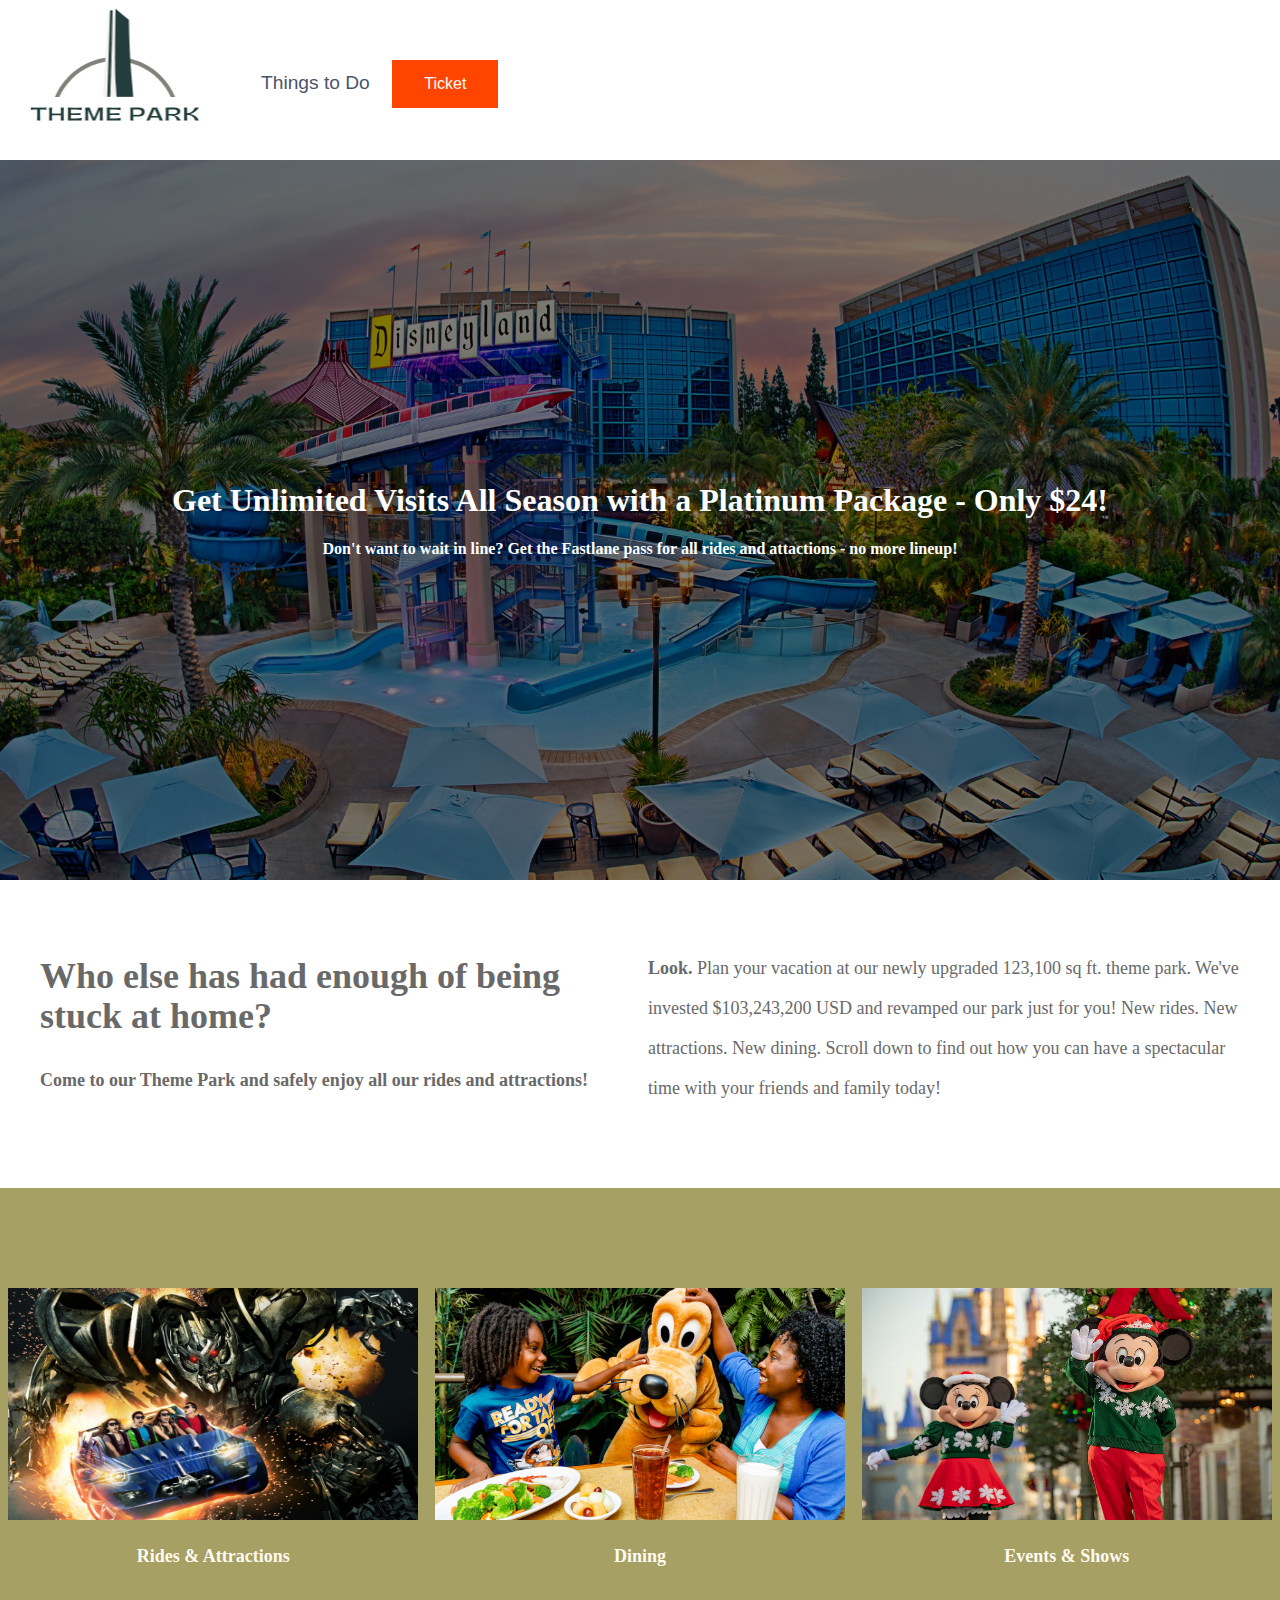
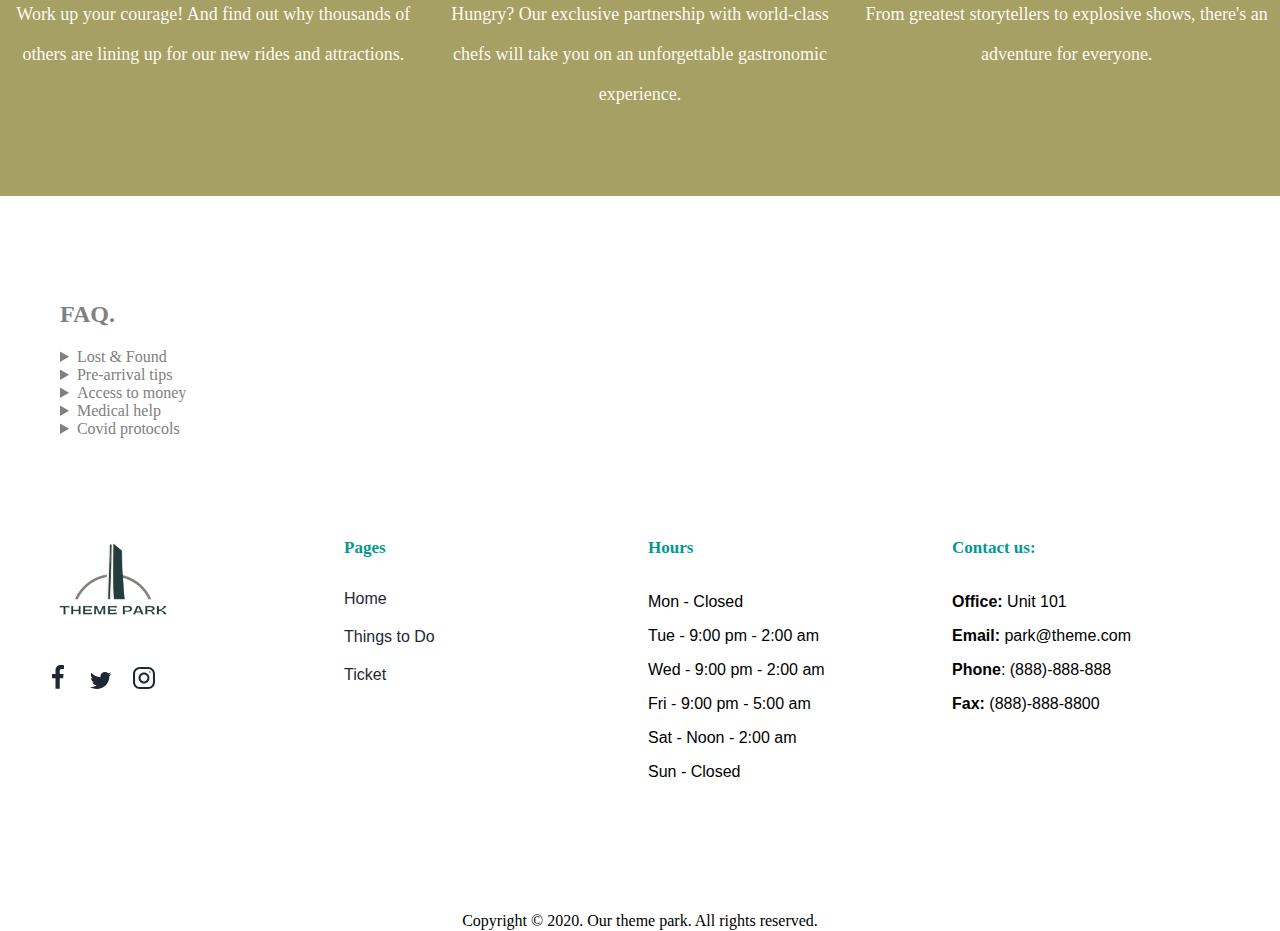
<file: index.html>
<!--

All images I drew are just for sample
I just coded all three pages roughly for sample in order to see the great framework Louis gave us
Of course, I do not mean that we must use this HTML for our Team assignment
(Shun OSAWA)

TO DO 
・Shun is to code all three pages, CSS,  roughly--DONE
・Shun is to give a grid structure and put a header and a footer on all three pages--DONE
・Shun is to code the whole index.html__DONE
・Louis is to code the whole page1.html__DONE
・Khalid is to code the whole ticket.html__DONE
・Api edits indent of index.html__DONE Dec 21, 2021
・Api edits ticket.html__DONE Dec 30, 2021
・Api updates html wireframe for ticket page__DONE Dec 30, 2021
・make the Q&A collapsible button__Api DONE on Jan 22, 2022.
・Replace sample images with colorful images
・All three pages' look are completed

-->

<!DOCTYPE html>
<html lang="en">

<head>
    <title>our theme parks</title>
    <meta charset="utf-8">
    <meta name="description" content="This is a website for a community of people interested in reading books for discussion and sharing.">
    <meta name="author" content="web-develop-t1g1-aqt">
    <meta name="viewport" content="width=device-width, initial-scale=1.0">
    <meta name="refresh" content="120">
    <meta name="keywords" content="???'">
    <link rel="stylesheet" type="text/css" href="StyleSheet/style.css">
</head>

<body class = "mainPage">
    
    <header>
        <a href="index.html">
            <img src="img/theme-park-logo.jpg" alt="Theme Park logo" width="236" height="136">
        </a>    
    </header>

    <nav>
        <ol>
            <li><a href="things-to-do.html">Things to Do</a></li>
            <li><a class="ticketButton" href="ticket.html">Ticket</a></li>
        </ol>
    </nav>
    
    <div id = "mainAd">
        <div class="section_index_hero">
        <div class="container">
            <div class="fadeIn">
                <h1 class="indexHeading">Get Unlimited Visits All Season with a Platinum Package - Only $24!</h1>
                <h4 class="indexHeading">Don't want to wait in line? Get the Fastlane pass for all rides and attactions - no more lineup!</h4>
            </div>    
        </div>
        </div>
    </div>
    <div id = "review" class = "reviewComment">
        <div class="section">
            <div class="container w-container">
                <div class="w-layout-grid grid">
                    <div id="div">
                        <h1 class="fadeIn">Who else has had enough of being stuck at home?</h1>
                        <h4 class="fadeIn">Come to our Theme Park and safely enjoy all our rides and attractions!</h4>
                    </div>
                    <div id="div">
                        <p class="fadeIn"><strong>Look.</strong> Plan your vacation at our newly upgraded 123,100 sq ft. theme park. We've invested $103,243,200 USD and revamped our park just for you! New rides. New attractions. New dining. Scroll down to find out how you can have a spectacular time with your friends and family today! 
                        </p>
                    </div>
                </div>
            </div>
        </div>
    </div>

    <!-- index page is the structure that is three columns named left, middle, and right -->
    <aside id = "leftCard">
        <a href="things-to-do.html"><img src="img/rideAtt.jpg" alt="Rides & Attractions image" width="410" height="232"></a>
            <div class="fadeIn">
                <h1 class = "cardHeding">Rides & Attractions</h1>
                <p class = "cardText">Work up your courage! And find out why thousands of others are lining up for our new rides and attractions.
                </p>
            </div>    
    </aside>

    <div id = "middleCard">
        <a href="things-to-do.html"><img src="img/dining.jpg" alt="Dining image" width="410" height="232"></a>
            <div class="fadeIn">
                <h1 class = "cardHeding">Dining</h1>
                <p class = "cardText">Hungry? Our exclusive partnership with world-class chefs will take you on an unforgettable gastronomic experience.
                </p>
            </div>    
    </div>

    <aside id = "rightCard">
        <a href="things-to-do.html"><img src="img/holidayAtThePark.jpg" alt="Events & Shows image" width="410" height="232"></a>
            <div class="fadeIn">
                <h1 class = "cardHeding">Events & Shows</h1>
                <p class = "cardText">From greatest storytellers to explosive shows, there's an adventure for everyone.
                </p>
            </div>    
    </aside>

    <div id = "faq">
        
        <h2>FAQ.</h2>
        <details>
            <summary>Lost & Found</summary>
            <dl>
                <dt>Q: Did you misplace or lose any of your items?</dt>
                <dd>- A: Please call 1-800-423-4324 or go to our front desk to report a case.</dd>
            </dl>
        </details>
       
        <details>
            <summary>Pre-arrival tips</summary>
            <dl>
                <dt>Q: How much does it costs to park?</dt>
                <dd>- A: Parking costs $25 usd/day.</dd>
                <dt>Q: Does the park open on National Holidays?</dt>
                <dd>- A: Park opens for the whole year, however holiday hours may vary.</dd>
                <dt>Q: Are masks required during Covid-19 pandemic?</dt>
                <dd>- A: Masks are required until further notice.</dd>
                <dt>Q: Are pets allowed in the park?</dt>
                <dd>- A: Pets are not allowed in the park, except service animals.</dd>
                <dt>Q: Are there accesible for wheelchair?</dt>
                <dd>- A: Please rest assured that our park listed in Wheelchair Accessible Theme Parks ranking 2021.</dd>
            </dl>
        </details>
       
        <details>
            <summary>Access to money</summary>
            <dl>
                <dt>Q: Do you need access to money?</dt>
                <dd>- A: All our facilities now operate cashless! We only accept debit, credit, Google Pay, Apple Pay and Alipay.</dd>
            </dl>
        </details>

        <details>
            <summary>Medical help</summary>
            <dl>
                <dt>Q: Have you sustained an injury on our park grounds?</dt>
                <dd>- A: For emergencies, please call at 1-800-777-MEDIC or visit our medical center beside the front gates. Our trained medics are available during operational hours.</dd>
            </dl>
        </details>

        <details>
            <summary>Covid protocols</summary>
            <dl>
                <dt>Q: What are the protocols for covid?</dt>
                <dd>- A: Proof of Covid vaccination and masks are required for entry.</dd>
            </dl>
        </details>
    </div>

    <footer>
        <div>
            <div class="w-layout-grid footer-grid">
              <div class="footer-column"><img src="img/theme-park-logo.jpg" alt="logo" class="logo">
                <div class="social_link_container">
                  <a href="#" class="social-link-full w-inline-block">
                    <div class="social-square"><img src="img/Facebook-Dark.svg" width="12" alt="facebook icon"></div>
                  </a>
                  <a href="#" class="social-link-full w-inline-block">
                    <div class="social-square"><img src="img/Twitter-Dark.svg" width="22" alt="twitter icon"></div>
                  </a>
                  <a href="#" class="social-link-full w-inline-block">
                    <div class="social-square"><img src="img/Instagram-Dark.svg" width="22" alt="instagram icon"></div>
                  </a>
                </div>
              </div>
              <div class="footer-column">
                <h4 class="footer-title">Pages</h4>
                <a href="index.html" class="footer-link-dark">Home</a>
                <a href="things-to-do.html" class="footer-link-dark">Things to Do</a>
                <a href="ticket.html" class="footer-link-dark">Ticket</a>
              </div>
              <div class="footer-column">
                <h4 class="footer-title">Hours</h4>
                <ul role="list" class="list">
                  <li class="list_item">Mon - Closed</li>
                  <li class="list_item">Tue - 9:00 pm - 2:00 am</li>
                  <li class="list_item">Wed - 9:00 pm - 2:00 am</li>
                  <li class="list_item">Fri - 9:00 pm - 5:00 am</li>
                  <li class="list_item">Sat - Noon - 2:00 am</li>
                  <li class="list_item">Sun - Closed</li>
                </ul>
              </div>
              <div class="footer-column">
                <h4 class="footer-title">Contact us:</h4>
                <ul role="list" class="list">
                  <li class="list_item"><strong class="bold_text">Office:</strong> Unit 101</li>
                  <li class="list_item"><strong class="bold_text">Email: </strong>park@theme.com</li>
                  <li class="list_item"><strong class="bold_text">Phone</strong>: (888)-888-888</li>
                  <li class="list_item"><strong class="bold_text">Fax:</strong> (888)-888-8800</li>
                </ul>
              </div>
            </div>
            <div class="footer-bottom">
              <div class="footer-wrapper">
                <div class="text-rights">Copyright © 2020. Our theme park. All rights reserved.</div>
              </div>
            </div>
          </div> 
    </footer> 
</body>
</file>
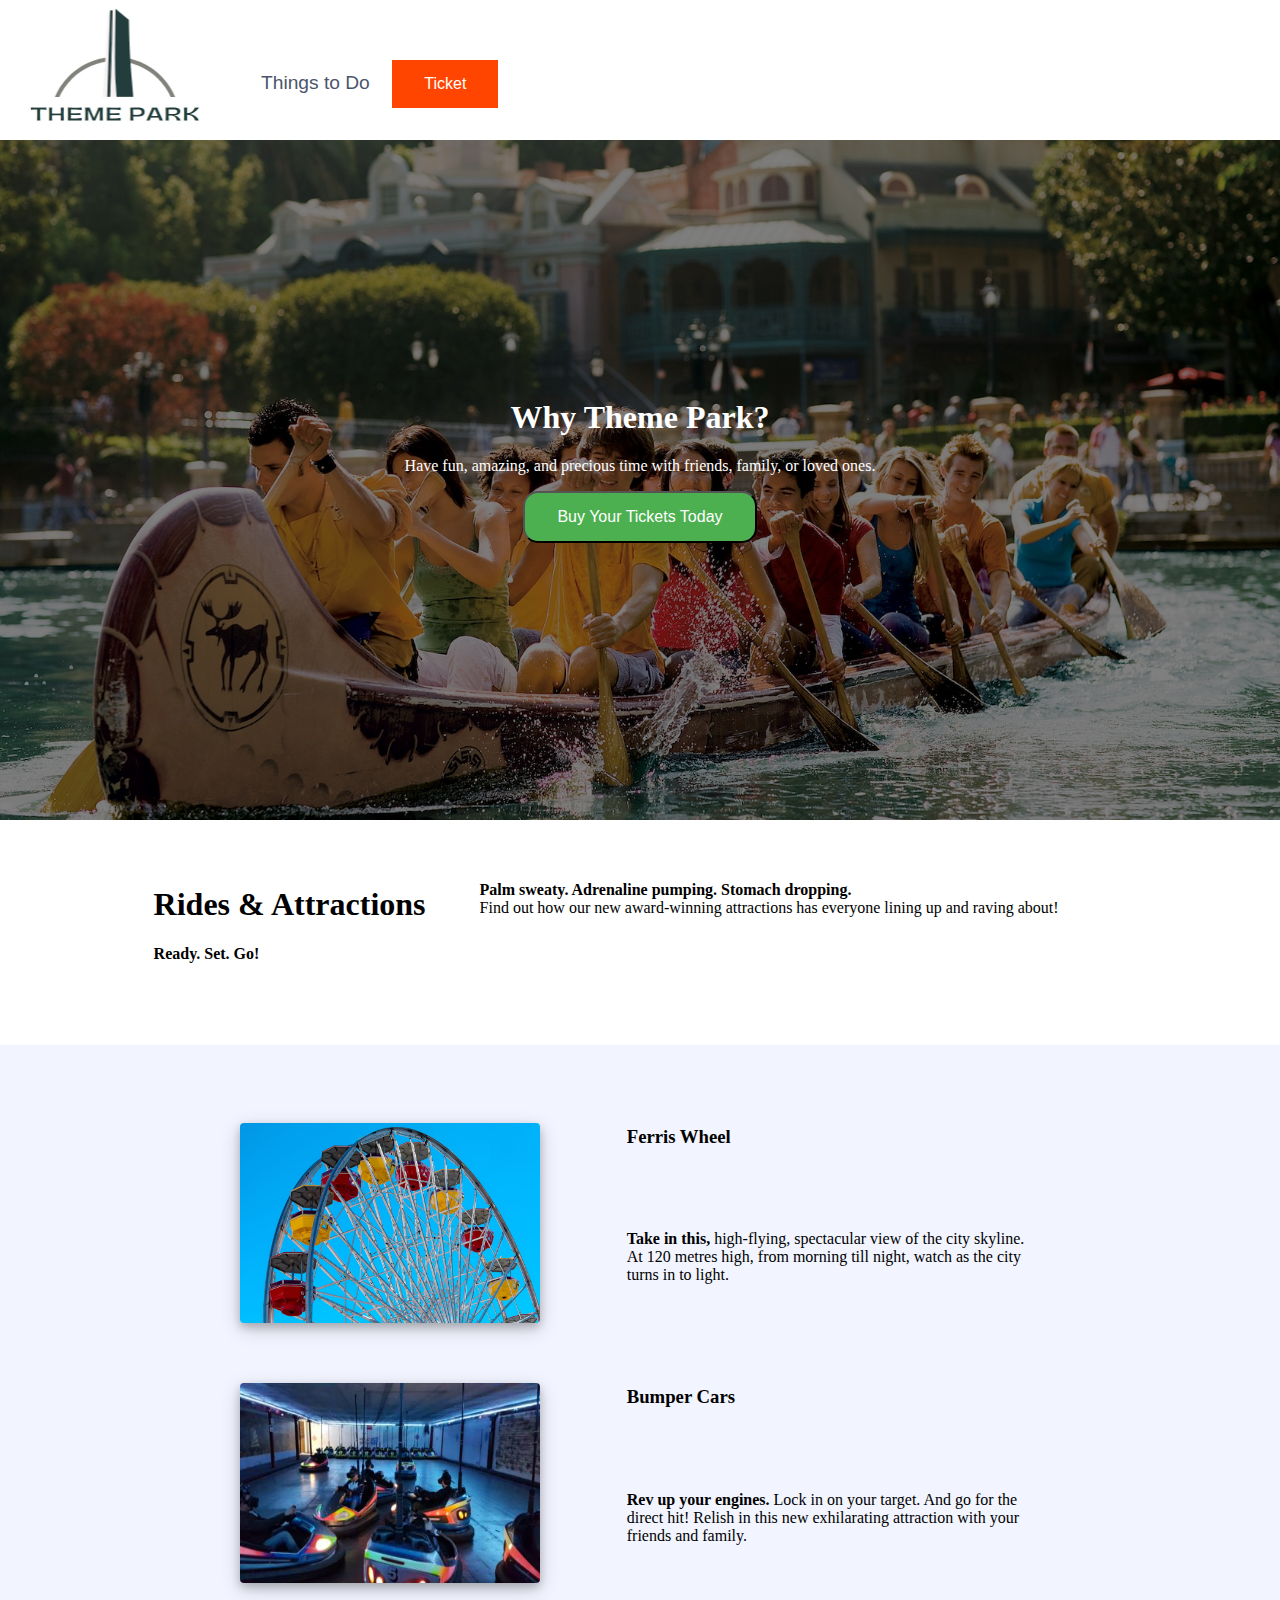
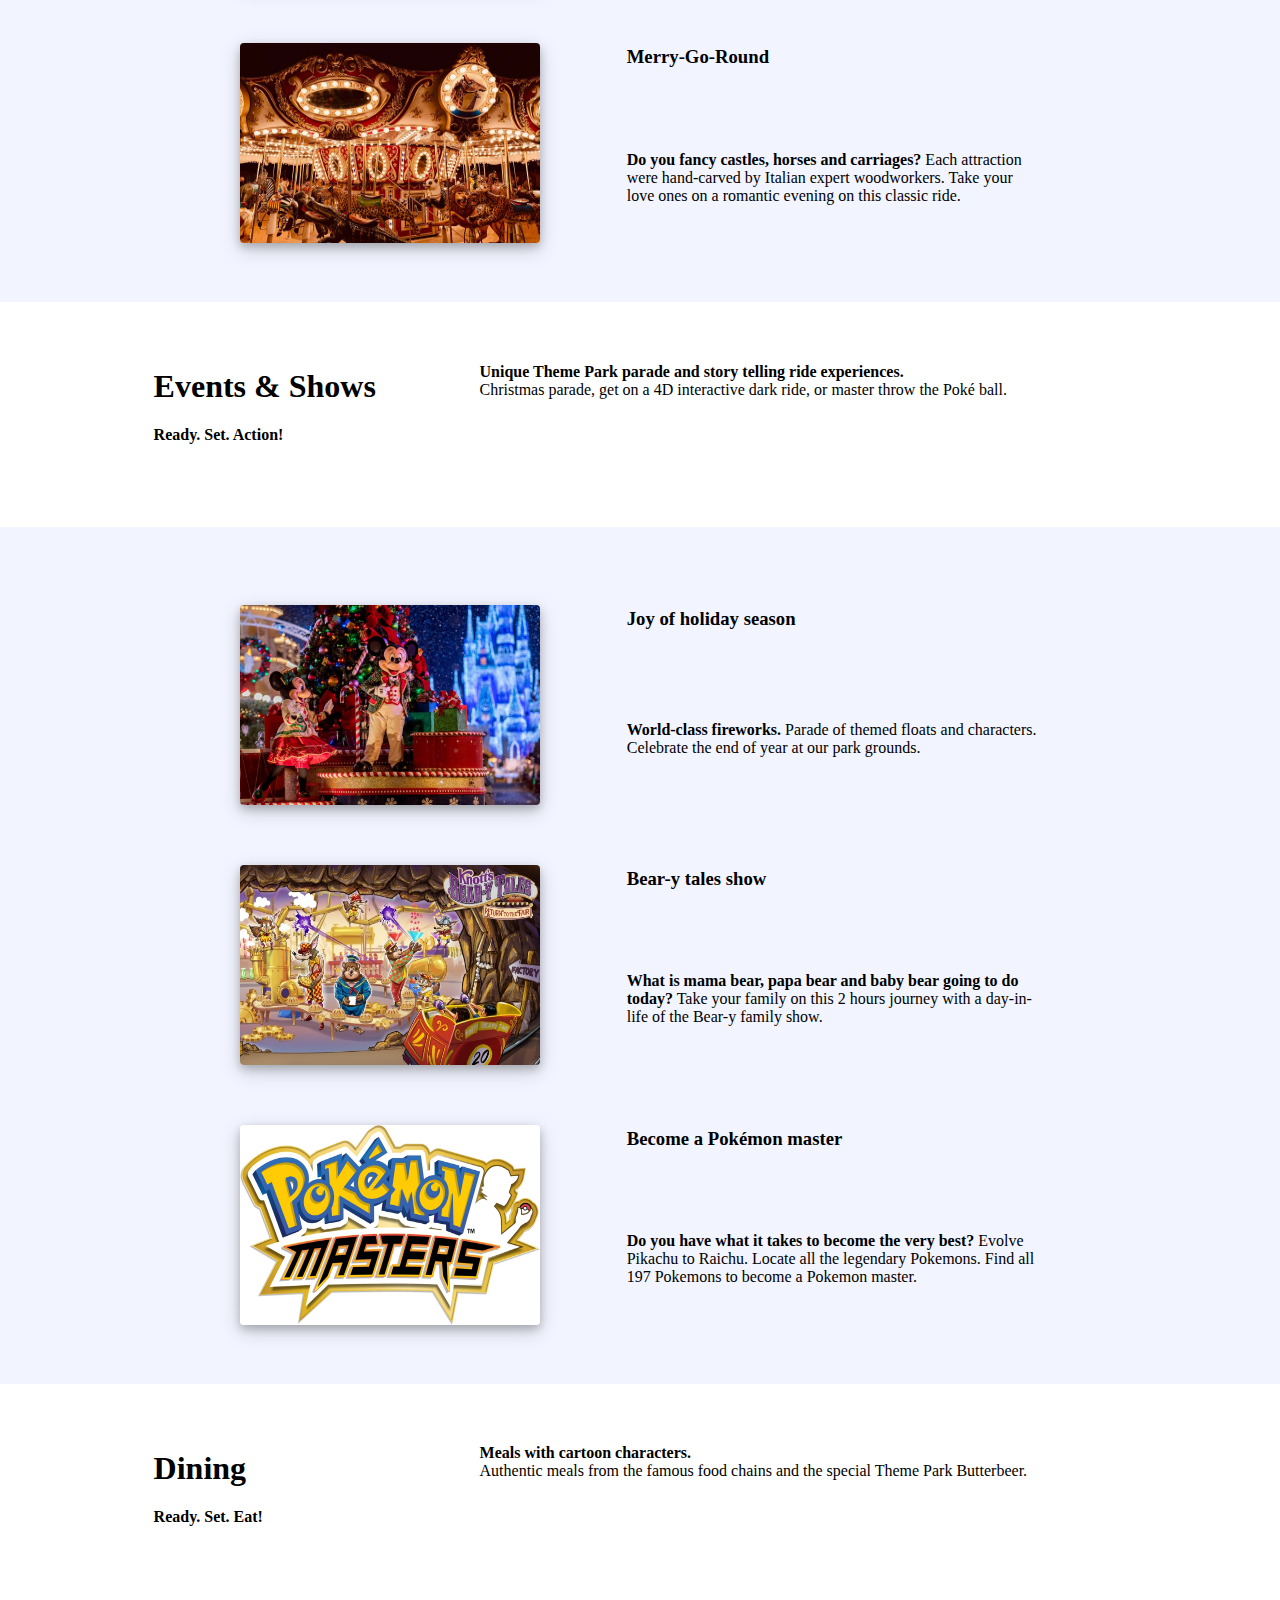
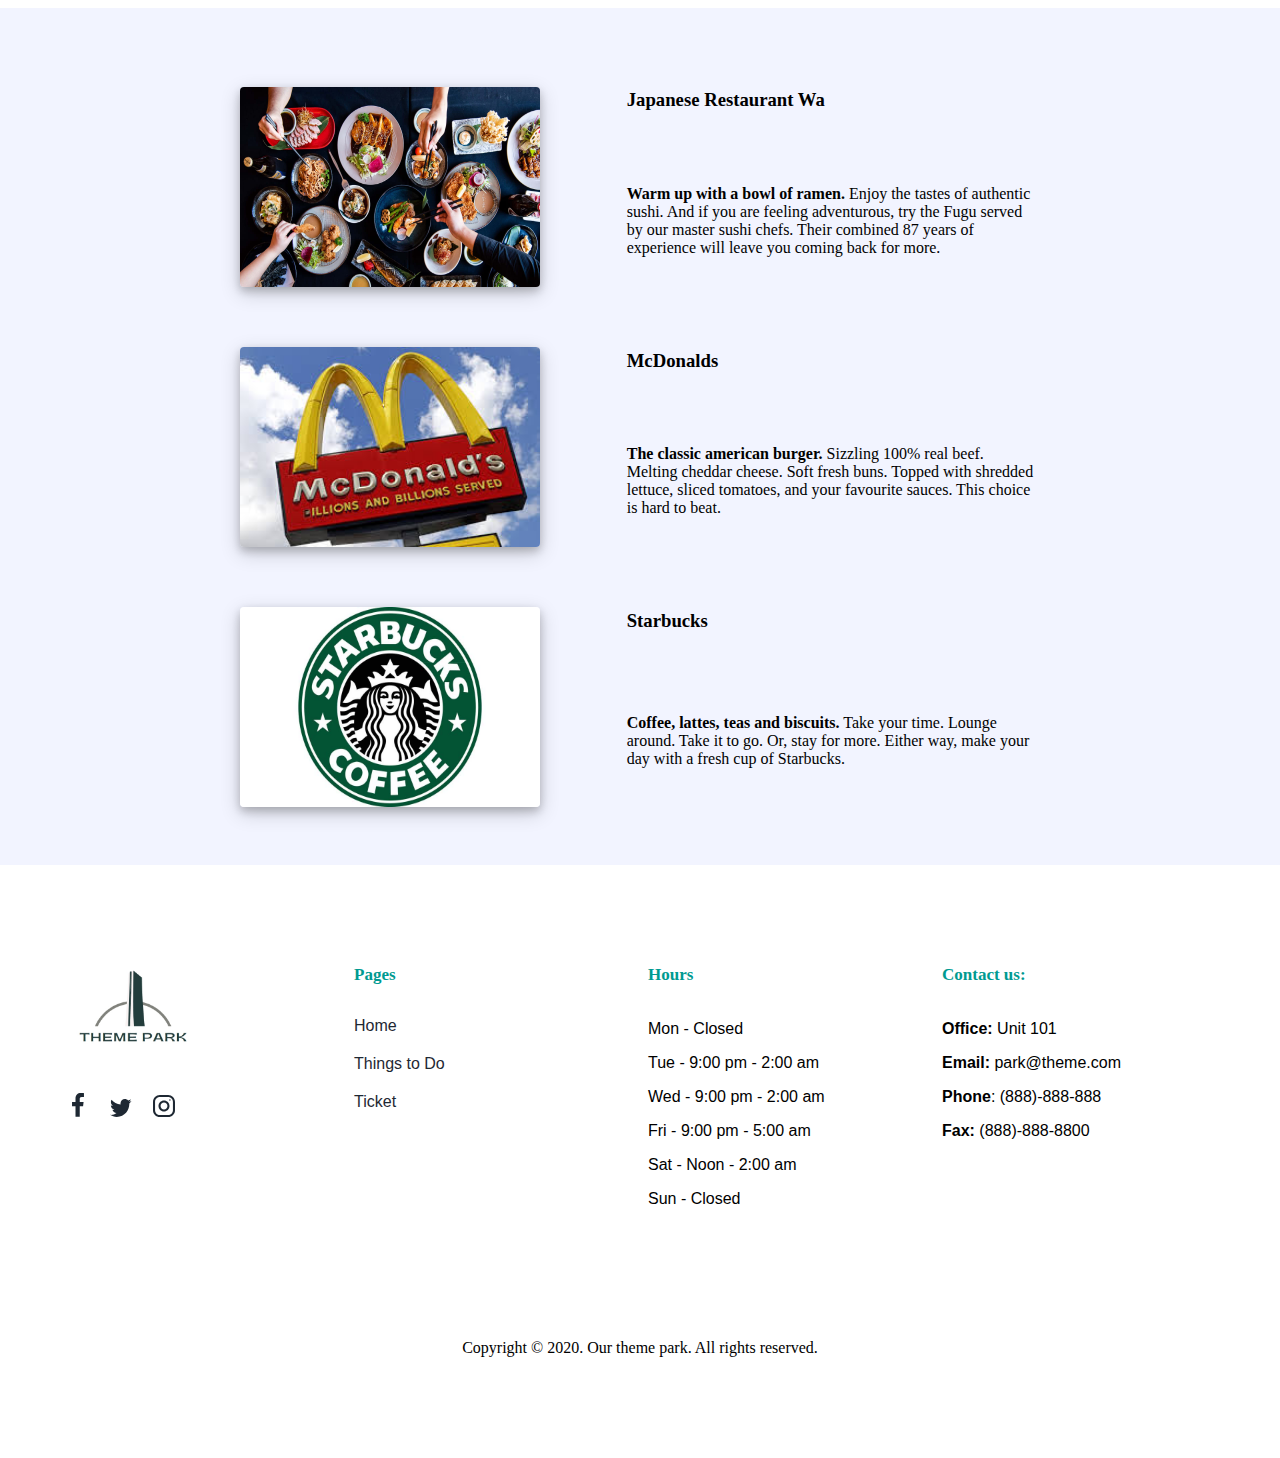
<file: page1.html>
<!DOCTYPE html>
<html lang="en">

<head>
    <title>our theme parks</title>
    <meta charset="utf-8">
    <meta name="description" content="This is a website for a community of people interested in reading books for discussion and sharing.">
    <meta name="author" content="web-develop-t1g1-aqt">
    <meta name="viewport" content="width=device-width, initial-scale=1.0">
    <meta name="refresh" content="120">
    <meta name="keywords" content="???'">
    <link rel="stylesheet" type="text/css" href="StyleSheet/style.css">
    
</head>

<body class = "mainPage">
    
    <header>
        <a href="index.html">
            <img src="img/theme-park-logo.jpg" alt="Theme Park logo image" width="236" height="136">
        </a>    
    </header>

    <nav>
        <ol>
            <li><a href="page1.html">Things to Do</a></li>
            <li><a class="ticketButton" href="ticket.html">Ticket</a></li>
        </ol>
    </nav>
    
    <!-- Sub-page 1: Things to do -->
    <main id='main-content'>
        <!-- hero image -->
        <div class='hero-image'>
            <div class='hero-text'>
                <div class="fadeIn">
                    <h1>Why Theme Park?</h1>
                    <p>Have fun, amazing, and precious time with friends, family, or loved ones.</p>
                    <a href="ticket.html"><button>Buy Your Tickets Today</button></a>
                </div>    
            </div>
        </div>
        
        <!-- start cat 1-->
        <article class="rides-attractions">
            <div class='section-container'>
                <div class='section-head-container'>
                    <h1 class="fadeIn">Rides & Attractions</h1>
                    <h4 class="fadeIn">Ready. Set. Go!</h4>
                </div>
                <div class='section-desc-container'>
                    <p class="fadeIn"><strong>Palm sweaty. Adrenaline pumping. Stomach dropping.</strong> <br> Find out how our new award-winning attractions has everyone lining up and raving about!
                    </p>
                </div>
            </div>
                
            <div class='items'>
                <!-- repeat semantic below for next ride/attraction -->
                <section class="item-container ferris-wheel">
                    <div class='grid-container'>
                        <div class='item-title'>
                            <h3>Ferris Wheel</h3>
                        </div>
                        <div class='item-desc'>
                            <p><strong>Take in this,</strong> high-flying, spectacular view of the city skyline. At 120 metres high, from morning till night, watch as the city turns in to light.  </p>
                        </div>
                        <div class='item-img'>
                            <figure>
                                <img src="img/ferris-wheel.jpg" alt=''>
                            </figure>
                        </div>
                    </div>
                </section>
                <!-- repeat semantic below for next ride/attraction -->
                <section class="item-container bumper-cars">
                    <div class='grid-container'>
                        <div class='item-title'>
                            <h3>Bumper Cars</h3>
                        </div>
                        <div class='item-desc'>
                            <p><strong>Rev up your engines.</strong> Lock in on your target. And go for the direct hit! Relish in this new exhilarating attraction with your friends and family.</p>
                        </div>
                        <div class='item-img'>
                            <figure>
                                <img src="img/bumpercars.jpeg" alt=''>
                            </figure>
                        </div>
                    </div>
                </section>
                <!-- repeat semantic below for next ride/attraction -->
                <section class="item-container merry-go-round">
                    <div class='grid-container'>
                        <div class='item-title'>
                            <h3>Merry-Go-Round</h3>
                        </div>
                        <div class='item-desc'>
                            <p><strong>Do you fancy castles, horses and carriages?</strong> Each attraction were hand-carved by Italian expert woodworkers. Take your love ones on a romantic evening on this classic ride.</p>
                        </div>
                        <div class='item-img'>
                            <figure>
                                <img src="img/merrygoround.jpg" alt=''>
                            </figure>
                        </div>
                    </div>
                </section>
            </div>
        <!-- end of cat 1-->
        </article>

        <!-- start cat 2-->
        <article class="article-container events-and-shows">
            <div class='section-container'>
                <div class='section-head-container'>
                    <h1 class="fadeIn">Events & Shows</h1>
                    <h4 class="fadeIn">Ready. Set. Action!</h4>
                </div>
                <div class='section-desc-container'>
                    <p class="fadeIn"><strong>Unique Theme Park parade and story telling ride experiences.</strong> <br> Christmas parade, get on a 4D interactive dark ride, or master throw the Poké ball.</p>
                </div>
            </div>
            <div class='items'>
                <!-- repeat semantic below for next events/shows -->
                <section class="item-container holiday-season">
                    <div class='grid-container'>
                        <div class='item-title'>
                            <h3>Joy of holiday season</h3>
                        </div>
                        <div class='item-desc'>
                            <p><strong>World-class fireworks.</strong> Parade of themed floats and characters. Celebrate the end of year at our park grounds.</p>
                        </div>
                        <div class='item-img'>
                            <figure>
                                <img src="img/holiday.jpeg" alt=''>
                            </figure>
                        </div>
                    </div>
                </section>
                <!-- repeat semantic below for next events/shows -->
                <section class="item-container knotts-show">
                    <div class='grid-container'>
                        <div class='item-title'>
                            <h3>Bear-y tales show</h3>
                        </div>
                        <div class='item-desc'>
                            <p><strong>What is mama bear, papa bear and baby bear going to do today?</strong> Take your family on this 2 hours journey with a day-in-life of the Bear-y family show.</p>
                        </div>
                        <div class='item-img'>
                            <figure>
                                <img src="img/knottsshow.jpg" alt=''>
                            </figure>
                        </div>
                    </div>
                </section>
                <!-- repeat semantic below for next events/shows -->
                <section class="item-container pokemon-master">
                    <div class='grid-container'>
                        <div class='item-title'>
                            <h3>Become a Pokémon master</h3>
                        </div>
                        <div class='item-desc'>
                            <p><strong>Do you have what it takes to become the very best?</strong> Evolve Pikachu to Raichu. Locate all the legendary Pokemons. Find all 197 Pokemons to become a Pokemon master.</p>
                        </div>
                        <div class='item-img'>
                            <figure>
                                <img src="img/pokemon-masters.jpg" alt=''>
                            </figure>
                        </div>
                    </div>
                </section>
            </div>
        <!-- end of cat 2-->
        </article>

        <!-- start cat 3-->
        <article class="article-container dining">
            <div class='section-container'>
                <div class='section-head-container'>
                    <h1 class="fadeIn">Dining</h1>
                    <h4 class="fadeIn">Ready. Set. Eat!</h4>
                </div>
                <div class='section-desc-container'>
                    <p class="fadeIn"><strong>Meals with cartoon characters.</strong> <br> Authentic meals from the famous food chains and the special Theme Park Butterbeer.</p>
                </div>
            </div>
            <div class='items'>
                <!-- repeat semantic below for next restaurant -->
                <section class="item-container rest-wa">
                    <div class='grid-container'>
                        <div class='item-title'>
                            <h3>Japanese Restaurant Wa</h3>
                        </div>
                        <div class='item-desc'>
                            <p><strong>Warm up with a bowl of ramen.</strong> Enjoy the tastes of authentic sushi. And if you are feeling adventurous, try the Fugu served by our master sushi chefs. Their combined 87 years of experience will leave you coming back for more.</p>
                        </div>
                        <div class='item-img'>
                            <figure>
                                <img src="img/wa-rest.jpg" alt=''>
                            </figure>
                        </div> 
                    </div>
                </section>
                <!-- repeat semantic below for next restaurant -->
                <section class="item-container mc-donalds">
                    <div class='grid-container'>
                        <div class='item-title'>
                            <h3>McDonalds</h3>
                        </div>
                        <div class='item-desc'>
                            <p><strong>The classic american burger.</strong> Sizzling 100% real beef. Melting cheddar cheese. Soft fresh buns. Topped with shredded lettuce, sliced tomatoes, and your favourite sauces. This choice is hard to beat.</p>
                        </div>
                        <div class='item-img'>
                            <figure>
                                <img src="img/mcdonalds.jpg" alt=''>
                            </figure>
                        </div> 
                    </div>
                </section>
                <!-- repeat semantic below for next restaurant -->
                <section class="item-container starbucks">
                    <div class='grid-container'>
                        <div class='item-title'>
                            <h3>Starbucks</h3>
                        </div>
                        <div class='item-desc'>
                            <p><strong>Coffee, lattes, teas and biscuits.</strong> Take your time. Lounge around. Take it to go. Or, stay for more. Either way, make your day with a fresh cup of Starbucks.</p>
                        </div>
                        <div class='item-img'>
                            <figure>
                                <img src="img/starbucks.jpg" alt=''>
                            </figure>
                        </div> 
                    </div>
                </section>
            </div>
        <!-- end of cat 3-->
        </article>

        <div class='footer'>
            <footer>
                <div>
                    <div class="footer-grid w-layout-grid ">
                      <div class="footer-column"><img src="img/theme-park-logo.jpg" alt="" class="logo">
                        <div class="social_link_container">
                          <a href="#" class="social-link-full w-inline-block">
                            <div class="social-square"><img src="img/Facebook-Dark.svg" width="12" alt=""></div>
                          </a>
                          <a href="#" class="social-link-full w-inline-block">
                            <div class="social-square"><img src="img/Twitter-Dark.svg" width="22" alt=""></div>
                          </a>
                          <a href="#" class="social-link-full w-inline-block">
                            <div class="social-square"><img src="img/Instagram-Dark.svg" width="22" alt=""></div>
                          </a>
                        </div>
                      </div>
                      <div class="footer-column">
                        <h4 class="footer-title">Pages</h4>
                        <a href="index.html" class="footer-link-dark">Home</a>
                        <a href="page1.html" class="footer-link-dark">Things to Do</a>
                        <a href="ticket.html" class="footer-link-dark">Ticket</a>
                      </div>
                      <div class="footer-column">
                        <h4 class="footer-title">Hours</h4>
                        <ul role="list" class="list">
                          <li class="list_item">Mon - Closed</li>
                          <li class="list_item">Tue - 9:00 pm - 2:00 am</li>
                          <li class="list_item">Wed - 9:00 pm - 2:00 am</li>
                          <li class="list_item">Fri - 9:00 pm - 5:00 am</li>
                          <li class="list_item">Sat - Noon - 2:00 am</li>
                          <li class="list_item">Sun - Closed</li>
                        </ul>
                      </div>
                      <div class="footer-column">
                        <h4 class="footer-title">Contact us:</h4>
                        <ul role="list" class="list">
                          <li class="list_item"><strong class="bold_text">Office:</strong> Unit 101</li>
                          <li class="list_item"><strong class="bold_text">Email: </strong>park@theme.com</li>
                          <li class="list_item"><strong class="bold_text">Phone</strong>: (888)-888-888</li>
                          <li class="list_item"><strong class="bold_text">Fax:</strong> (888)-888-8800</li>
                        </ul>
                      </div>
                    </div>
                    <div class="footer-bottom">
                      <div class="footer-wrapper">
                        <div class="text-rights">Copyright © 2020. Our theme park. All rights reserved.</div>
                      </div>
                    </div>
                  </div> 
            </footer> 
        </div>
    </main>
</body>
</file>
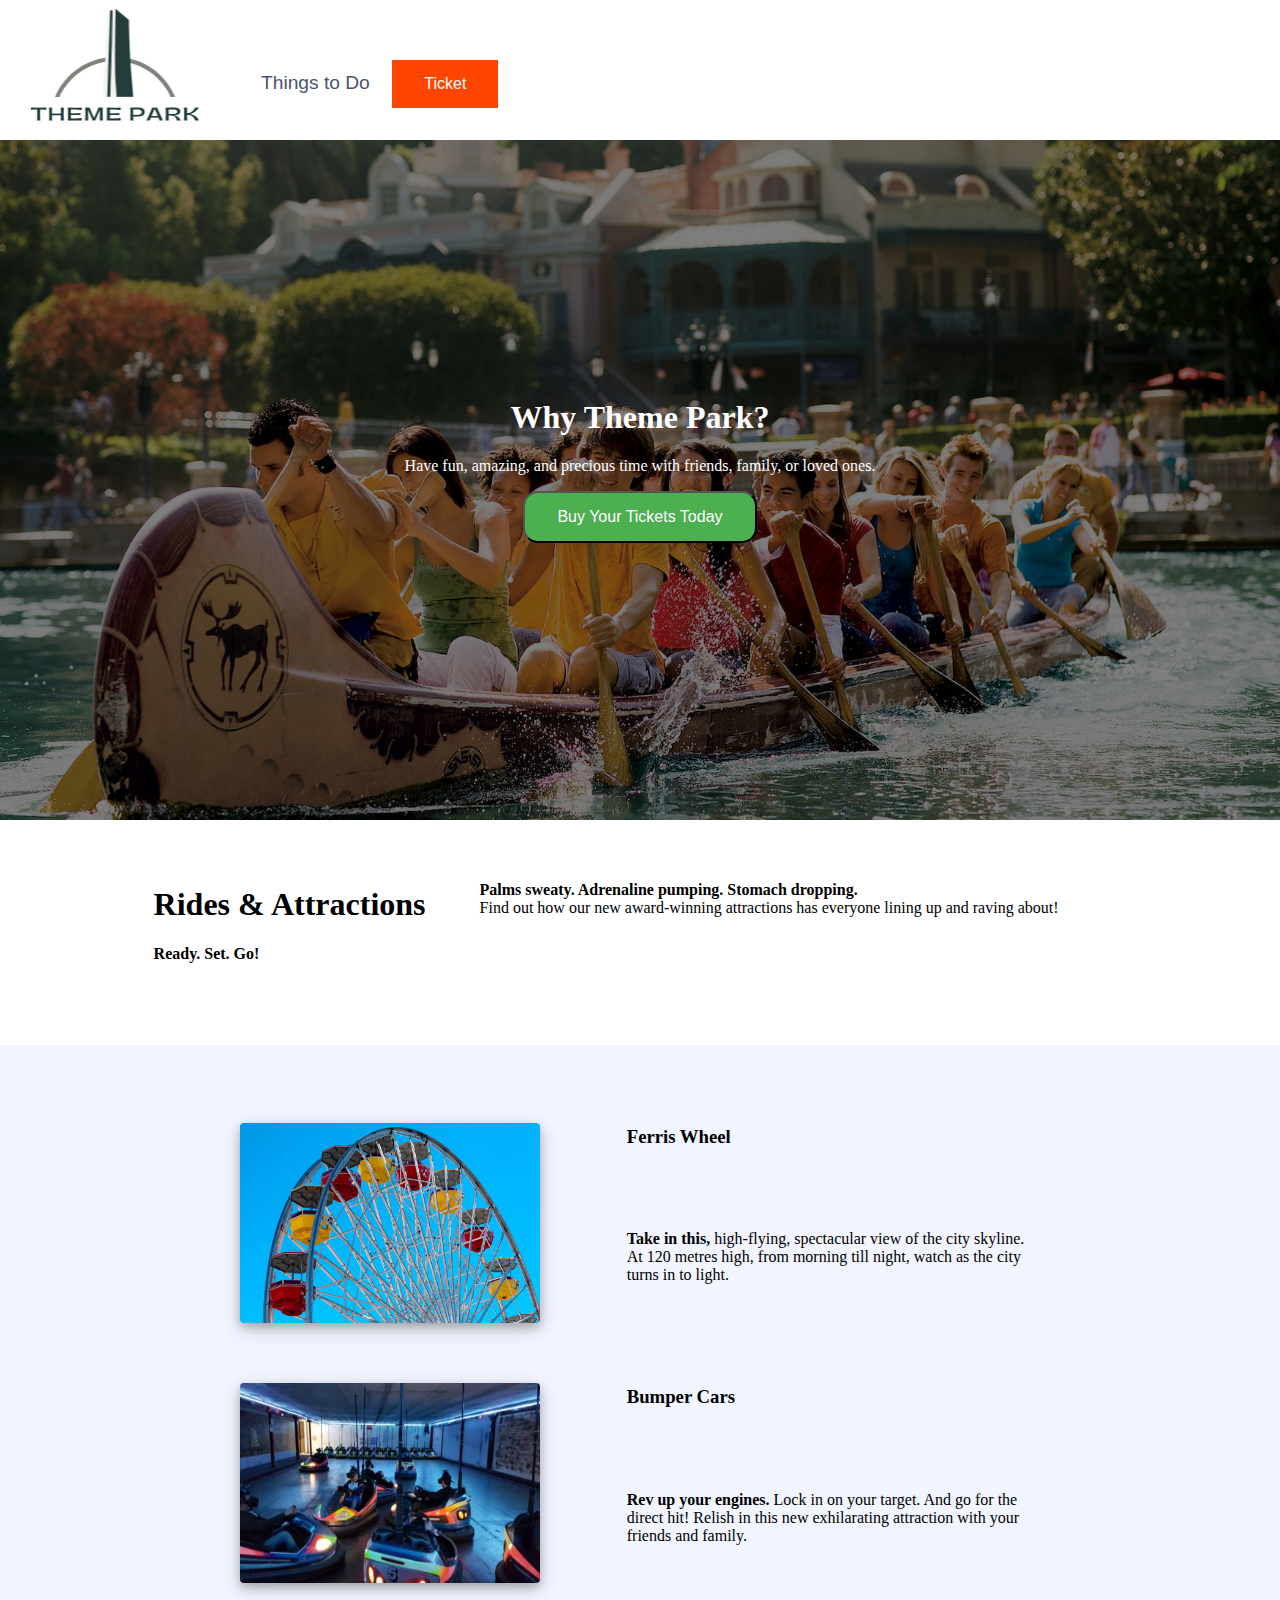
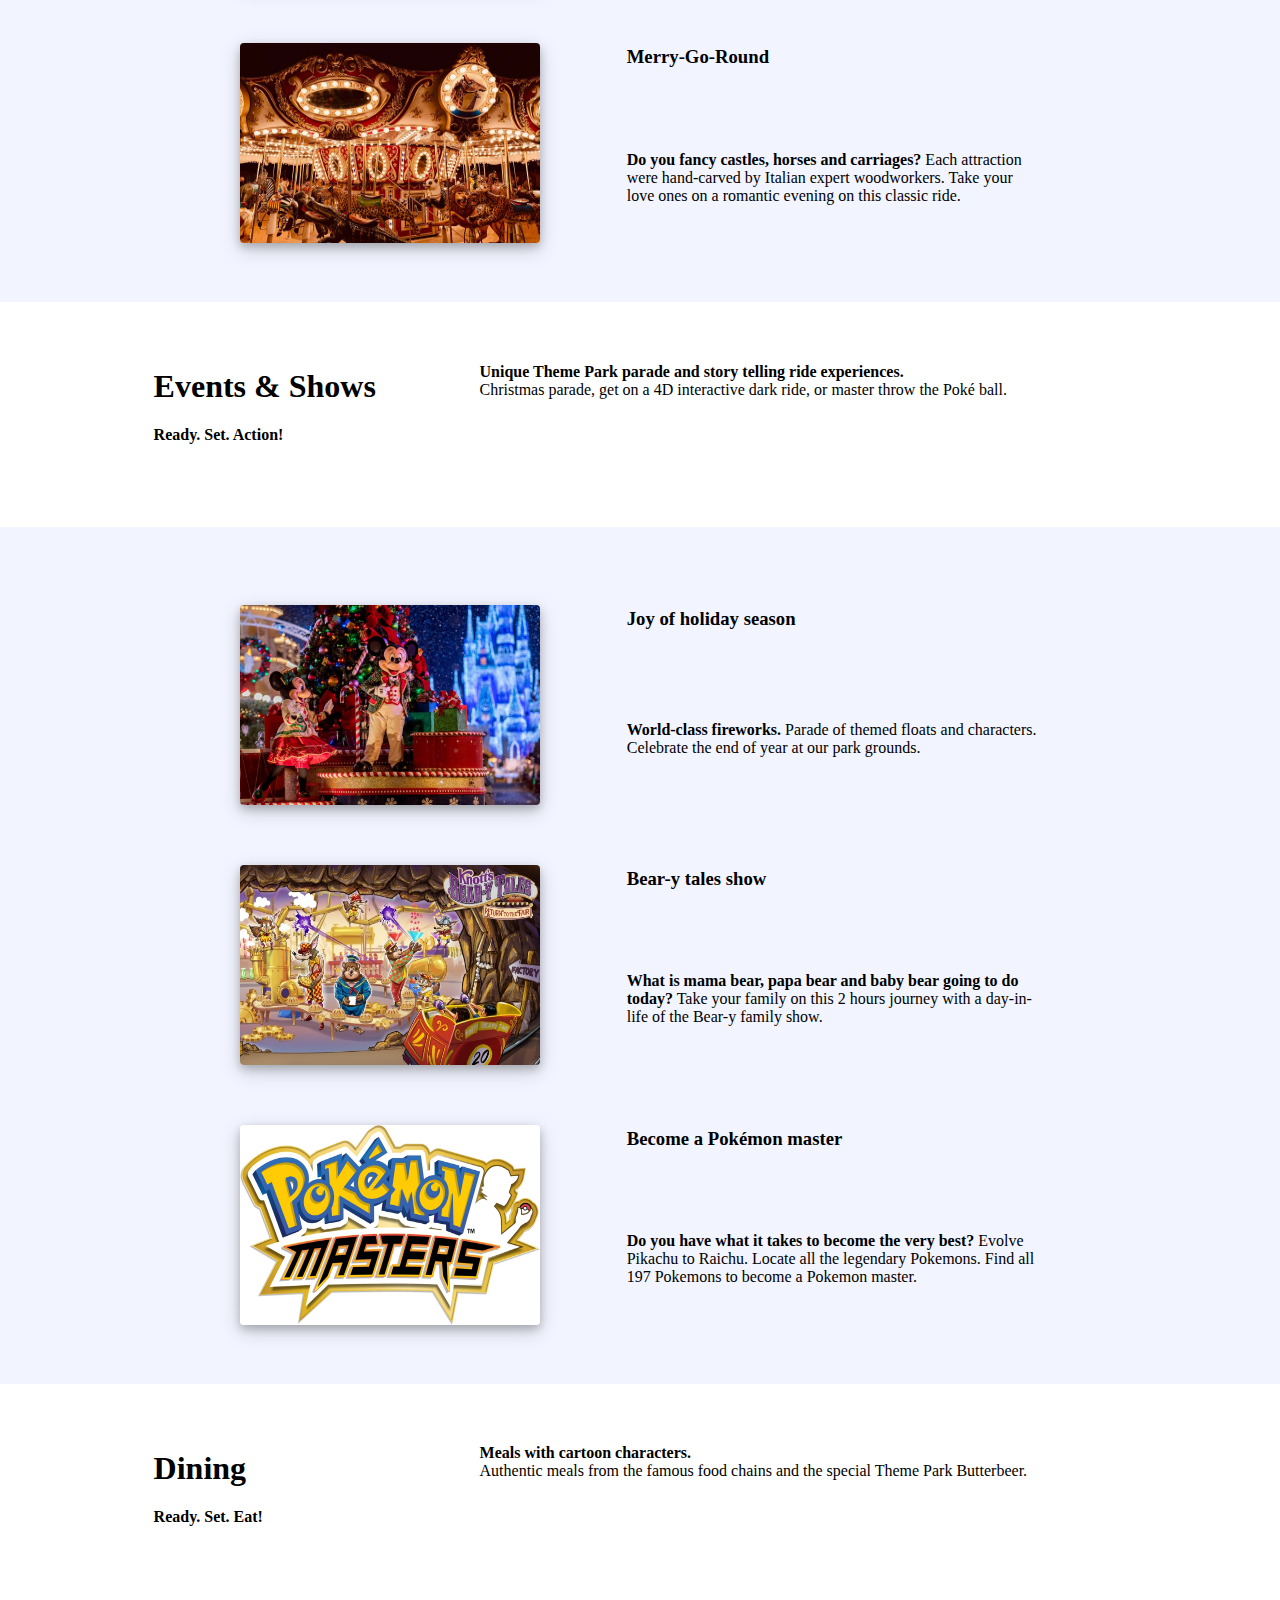
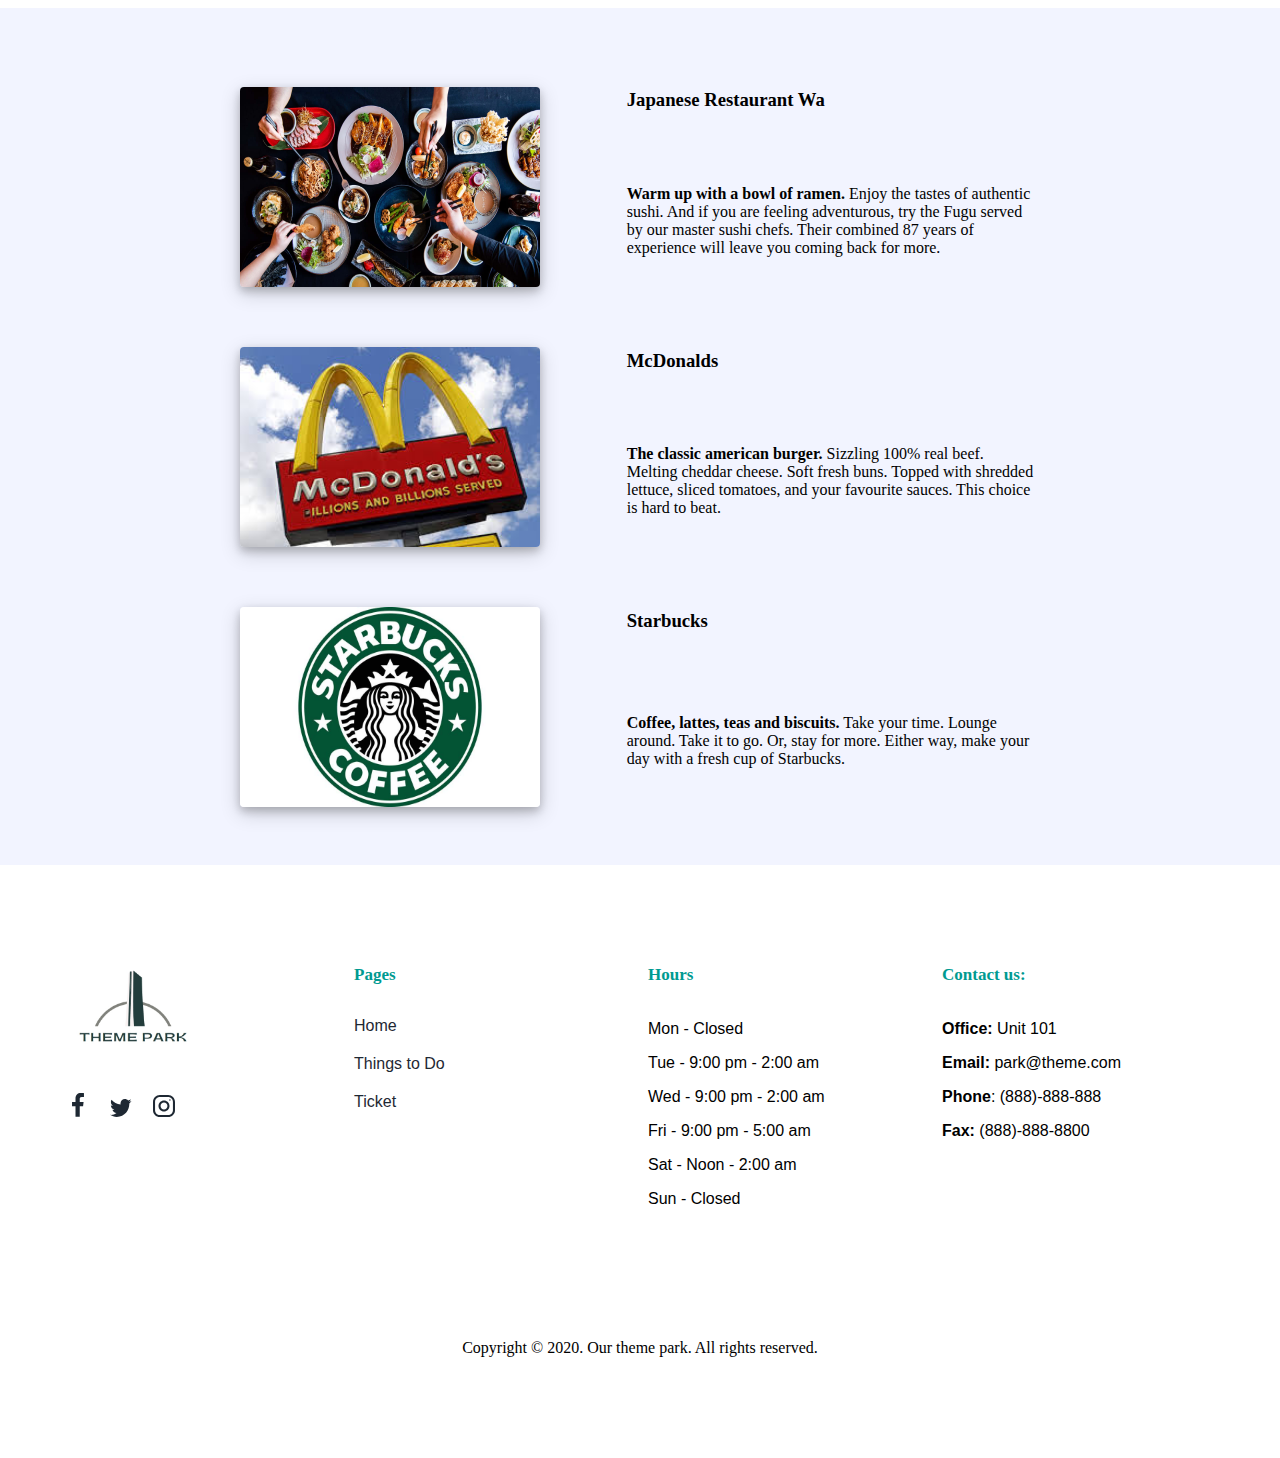
<file: things-to-do.html>
<!DOCTYPE html>
<html lang="en">

<head>
    <title>our theme parks</title>
    <meta charset="utf-8">
    <meta name="description" content="This is a website for a community of people interested in reading books for discussion and sharing.">
    <meta name="author" content="web-develop-t1g1-aqt">
    <meta name="viewport" content="width=device-width, initial-scale=1.0">
    <meta name="refresh" content="120">
    <meta name="keywords" content="???'">
    <link rel="stylesheet" type="text/css" href="StyleSheet/style.css">
    
</head>

<body class = "mainPage">
    
    <header>
        <a href="index.html">
            <img src="img/theme-park-logo.jpg" alt="Theme Park logo image" width="236" height="136">
        </a>    
    </header>

    <nav>
        <ol>
            <li><a href="things-to-do.html">Things to Do</a></li>
            <li><a class="ticketButton" href="ticket.html">Ticket</a></li>
        </ol>
    </nav>
    
    <!-- Sub-page 1: Things to do -->
    <main id='main-content'>
        <!-- hero image -->
        <div class='hero-image'>
            <div class='hero-text'>
                <div class="fadeIn">
                    <h1>Why Theme Park?</h1>
                    <p>Have fun, amazing, and precious time with friends, family, or loved ones.</p>
                    <a href="ticket.html"><button>Buy Your Tickets Today</button></a>
                </div>    
            </div>
        </div>
        
        <!-- start category 1-->
        <article class="rides-attractions">
            <div class='section-container'>
                <div class='section-head-container'>
                    <h1 class="fadeIn">Rides & Attractions</h1>
                    <h4 class="fadeIn">Ready. Set. Go!</h4>
                </div>
                <div class='section-desc-container'>
                    <p class="fadeIn"><strong>Palms sweaty. Adrenaline pumping. Stomach dropping.</strong> <br> Find out how our new award-winning attractions has everyone lining up and raving about!
                    </p>
                </div>
            </div>
                
            <div class='items'>
                <!-- repeat semantic below for next ride/attraction -->
                <section class="item-container ferris-wheel">
                    <div class='grid-container'>
                        <div class='item-title'>
                            <h3>Ferris Wheel</h3>
                        </div>
                        <div class='item-desc'>
                            <p><strong>Take in this,</strong> high-flying, spectacular view of the city skyline. At 120 metres high, from morning till night, watch as the city turns in to light.  </p>
                        </div>
                        <div class='item-img'>
                            <figure>
                                <img src="img/ferris-wheel.jpg" alt='ferris wheel'>
                            </figure>
                        </div>
                    </div>
                </section>
                <!-- repeat semantic below for next ride/attraction -->
                <section class="item-container bumper-cars">
                    <div class='grid-container'>
                        <div class='item-title'>
                            <h3>Bumper Cars</h3>
                        </div>
                        <div class='item-desc'>
                            <p><strong>Rev up your engines.</strong> Lock in on your target. And go for the direct hit! Relish in this new exhilarating attraction with your friends and family.</p>
                        </div>
                        <div class='item-img'>
                            <figure>
                                <img src="img/bumpercars.jpeg" alt='bumper cars'>
                            </figure>
                        </div>
                    </div>
                </section>
                <!-- repeat semantic below for next ride/attraction -->
                <section class="item-container merry-go-round">
                    <div class='grid-container'>
                        <div class='item-title'>
                            <h3>Merry-Go-Round</h3>
                        </div>
                        <div class='item-desc'>
                            <p><strong>Do you fancy castles, horses and carriages?</strong> Each attraction were hand-carved by Italian expert woodworkers. Take your love ones on a romantic evening on this classic ride.</p>
                        </div>
                        <div class='item-img'>
                            <figure>
                                <img src="img/merrygoround.jpg" alt='merry go round'>
                            </figure>
                        </div>
                    </div>
                </section>
            </div>
        <!-- end of category 1-->
        </article>

        <!-- start category 2-->
        <article class="article-container events-and-shows">
            <div class='section-container'>
                <div class='section-head-container'>
                    <h1 class="fadeIn">Events & Shows</h1>
                    <h4 class="fadeIn">Ready. Set. Action!</h4>
                </div>
                <div class='section-desc-container'>
                    <p class="fadeIn"><strong>Unique Theme Park parade and story telling ride experiences.</strong> <br> Christmas parade, get on a 4D interactive dark ride, or master throw the Poké ball.</p>
                </div>
            </div>
            <div class='items'>
                <!-- repeat semantic below for next events/shows -->
                <section class="item-container holiday-season">
                    <div class='grid-container'>
                        <div class='item-title'>
                            <h3>Joy of holiday season</h3>
                        </div>
                        <div class='item-desc'>
                            <p><strong>World-class fireworks.</strong> Parade of themed floats and characters. Celebrate the end of year at our park grounds.</p>
                        </div>
                        <div class='item-img'>
                            <figure>
                                <img src="img/holiday.jpeg" alt='christmas holiday'>
                            </figure>
                        </div>
                    </div>
                </section>
                <!-- repeat semantic below for next events/shows -->
                <section class="item-container knotts-show">
                    <div class='grid-container'>
                        <div class='item-title'>
                            <h3>Bear-y tales show</h3>
                        </div>
                        <div class='item-desc'>
                            <p><strong>What is mama bear, papa bear and baby bear going to do today?</strong> Take your family on this 2 hours journey with a day-in-life of the Bear-y family show.</p>
                        </div>
                        <div class='item-img'>
                            <figure>
                                <img src="img/knottsshow.jpg" alt='knotts show'>
                            </figure>
                        </div>
                    </div>
                </section>
                <!-- repeat semantic below for next events/shows -->
                <section class="item-container pokemon-master">
                    <div class='grid-container'>
                        <div class='item-title'>
                            <h3>Become a Pokémon master</h3>
                        </div>
                        <div class='item-desc'>
                            <p><strong>Do you have what it takes to become the very best?</strong> Evolve Pikachu to Raichu. Locate all the legendary Pokemons. Find all 197 Pokemons to become a Pokemon master.</p>
                        </div>
                        <div class='item-img'>
                            <figure>
                                <img src="img/pokemon-masters.jpg" alt='pokemon master'>
                            </figure>
                        </div>
                    </div>
                </section>
            </div>
        <!-- end of category 2-->
        </article>

        <!-- start category 3-->
        <article class="article-container dining">
            <div class='section-container'>
                <div class='section-head-container'>
                    <h1 class="fadeIn">Dining</h1>
                    <h4 class="fadeIn">Ready. Set. Eat!</h4>
                </div>
                <div class='section-desc-container'>
                    <p class="fadeIn"><strong>Meals with cartoon characters.</strong> <br> Authentic meals from the famous food chains and the special Theme Park Butterbeer.</p>
                </div>
            </div>
            <div class='items'>
                <!-- repeat semantic below for next restaurant -->
                <section class="item-container rest-wa">
                    <div class='grid-container'>
                        <div class='item-title'>
                            <h3>Japanese Restaurant Wa</h3>
                        </div>
                        <div class='item-desc'>
                            <p><strong>Warm up with a bowl of ramen.</strong> Enjoy the tastes of authentic sushi. And if you are feeling adventurous, try the Fugu served by our master sushi chefs. Their combined 87 years of experience will leave you coming back for more.</p>
                        </div>
                        <div class='item-img'>
                            <figure>
                                <img src="img/wa-rest.jpg" alt='japanese restaurant wa'>
                            </figure>
                        </div> 
                    </div>
                </section>
                <!-- repeat semantic below for next restaurant -->
                <section class="item-container mc-donalds">
                    <div class='grid-container'>
                        <div class='item-title'>
                            <h3>McDonalds</h3>
                        </div>
                        <div class='item-desc'>
                            <p><strong>The classic american burger.</strong> Sizzling 100% real beef. Melting cheddar cheese. Soft fresh buns. Topped with shredded lettuce, sliced tomatoes, and your favourite sauces. This choice is hard to beat.</p>
                        </div>
                        <div class='item-img'>
                            <figure>
                                <img src="img/mcdonalds.jpg" alt='mc donalds'>
                            </figure>
                        </div> 
                    </div>
                </section>
                <!-- repeat semantic below for next restaurant -->
                <section class="item-container starbucks">
                    <div class='grid-container'>
                        <div class='item-title'>
                            <h3>Starbucks</h3>
                        </div>
                        <div class='item-desc'>
                            <p><strong>Coffee, lattes, teas and biscuits.</strong> Take your time. Lounge around. Take it to go. Or, stay for more. Either way, make your day with a fresh cup of Starbucks.</p>
                        </div>
                        <div class='item-img'>
                            <figure>
                                <img src="img/starbucks.jpg" alt='starbucks'>
                            </figure>
                        </div> 
                    </div>
                </section>
            </div>
        <!-- end of cat 3-->
        </article>

        <div class='footer'>
            <footer>
                <div>
                    <div class="footer-grid w-layout-grid ">
                      <div class="footer-column"><img src="img/theme-park-logo.jpg" alt="theme park logo" class="logo">
                        <div class="social_link_container">
                          <a href="#" class="social-link-full w-inline-block">
                            <div class="social-square"><img src="img/Facebook-Dark.svg" width="12" alt="facebook icon"></div>
                          </a>
                          <a href="#" class="social-link-full w-inline-block">
                            <div class="social-square"><img src="img/Twitter-Dark.svg" width="22" alt="twitter icon"></div>
                          </a>
                          <a href="#" class="social-link-full w-inline-block">
                            <div class="social-square"><img src="img/Instagram-Dark.svg" width="22" alt="instagram icon"></div>
                          </a>
                        </div>
                      </div>
                      <div class="footer-column">
                        <h4 class="footer-title">Pages</h4>
                        <a href="index.html" class="footer-link-dark">Home</a>
                        <a href="things-to-do.html" class="footer-link-dark">Things to Do</a>
                        <a href="ticket.html" class="footer-link-dark">Ticket</a>
                      </div>
                      <div class="footer-column">
                        <h4 class="footer-title">Hours</h4>
                        <ul role="list" class="list">
                          <li class="list_item">Mon - Closed</li>
                          <li class="list_item">Tue - 9:00 pm - 2:00 am</li>
                          <li class="list_item">Wed - 9:00 pm - 2:00 am</li>
                          <li class="list_item">Fri - 9:00 pm - 5:00 am</li>
                          <li class="list_item">Sat - Noon - 2:00 am</li>
                          <li class="list_item">Sun - Closed</li>
                        </ul>
                      </div>
                      <div class="footer-column">
                        <h4 class="footer-title">Contact us:</h4>
                        <ul role="list" class="list">
                          <li class="list_item"><strong class="bold_text">Office:</strong> Unit 101</li>
                          <li class="list_item"><strong class="bold_text">Email: </strong>park@theme.com</li>
                          <li class="list_item"><strong class="bold_text">Phone</strong>: (888)-888-888</li>
                          <li class="list_item"><strong class="bold_text">Fax:</strong> (888)-888-8800</li>
                        </ul>
                      </div>
                    </div>
                    <div class="footer-bottom">
                      <div class="footer-wrapper">
                        <div class="text-rights">Copyright © 2020. Our theme park. All rights reserved.</div>
                      </div>
                    </div>
                  </div> 
            </footer> 
        </div>
    </main>
</body>
</file>
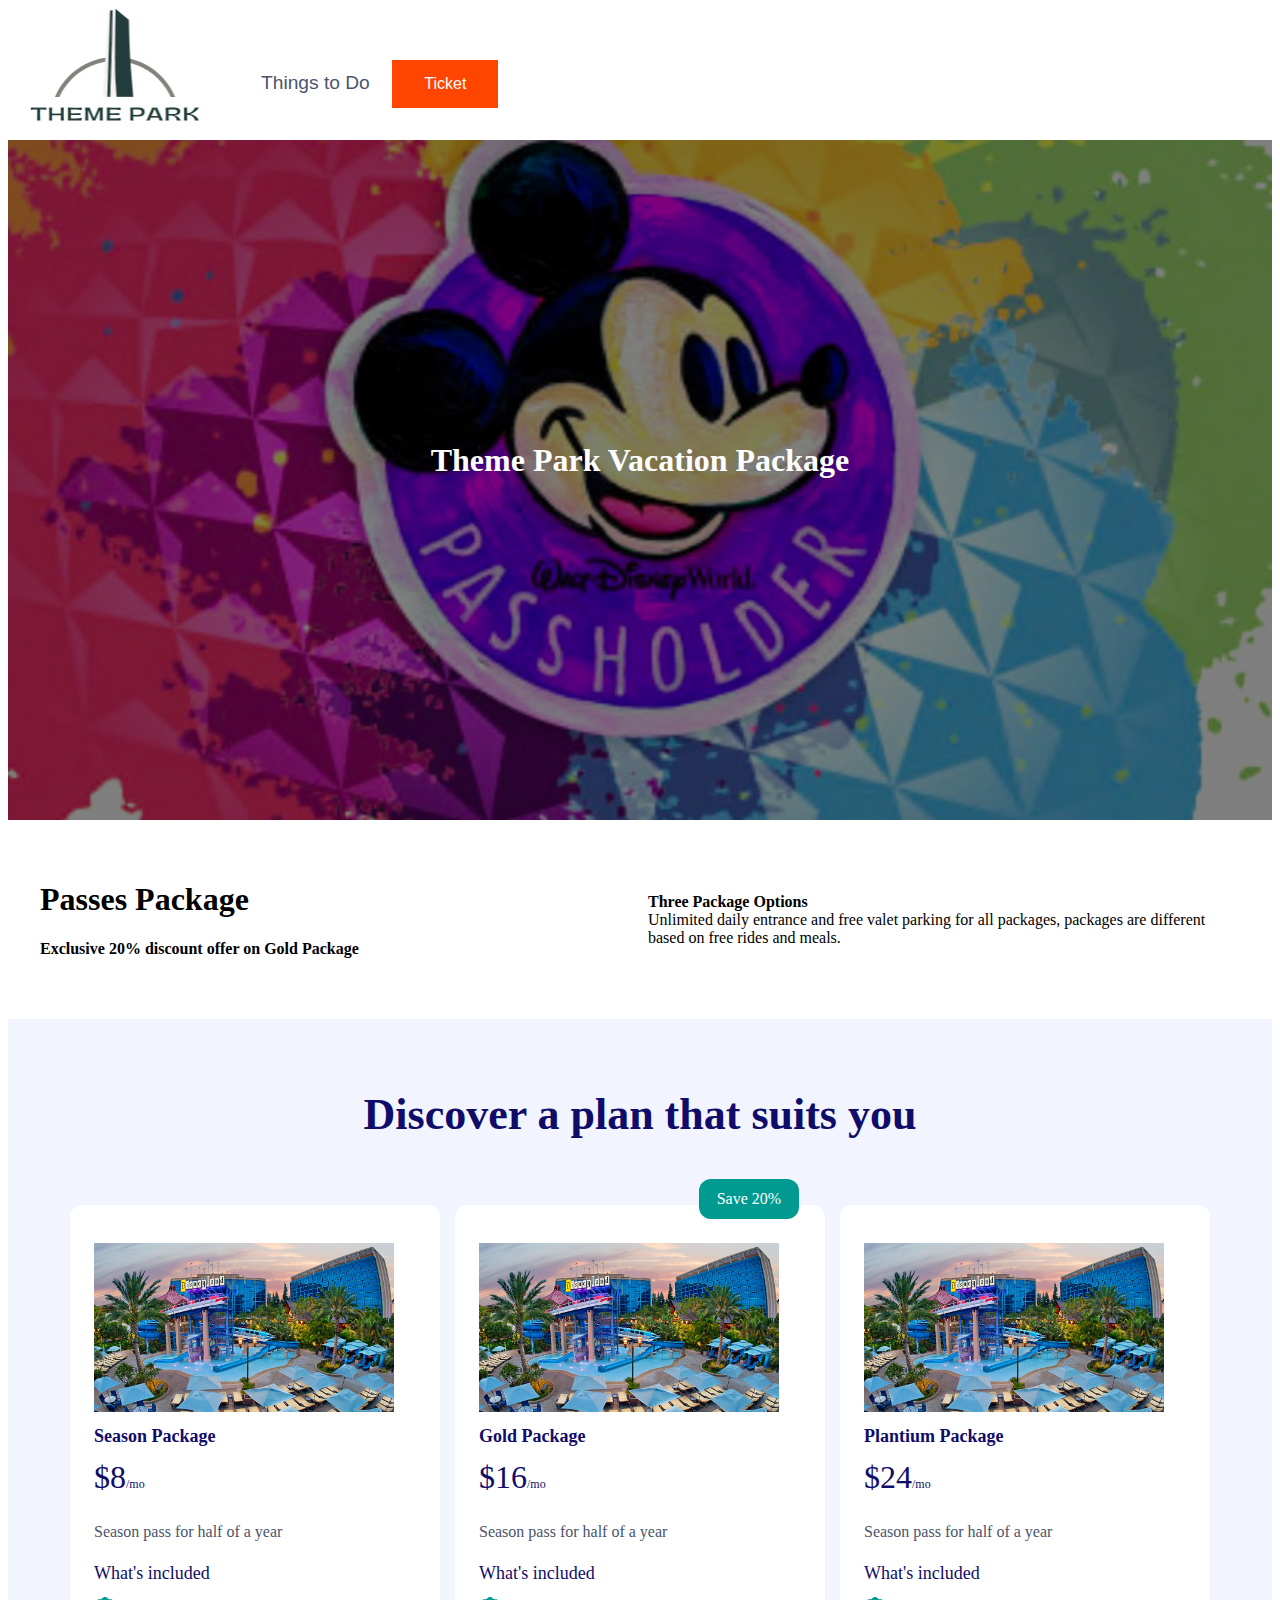
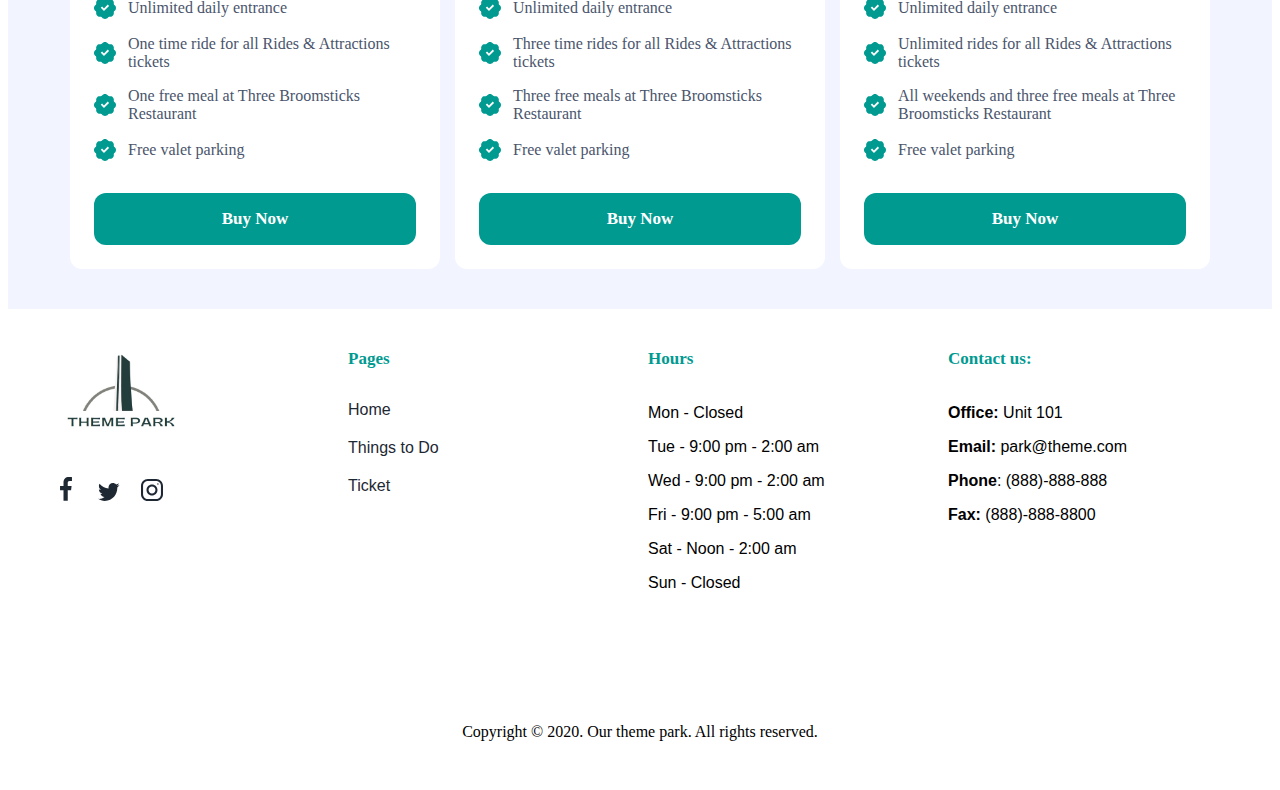
<file: ticket.html>
<!DOCTYPE html>
<html lang="en">
    
<!--
Dec 30, 2021: 
Api added logo in header.-The logo image was not displayed properly, so Shun fixed it.
Api adjusted Buy Now button using <button><br><br>, instead of <a>.
Api adjusted words in <p> instead of just using sample words.
Api added meaning for alt="" in <img>.
Api commented out line 43 - 61.
-->

<head>
    <title>our theme parks</title>
    <meta charset="utf-8">
    <meta name="description"
        content="This is a website for a community of people interested in reading books for discussion and sharing.">
    <meta name="author" content="web-develop-t1g1-aqt">
    <meta name="viewport" content="width=device-width, initial-scale=1.0">
    <meta name="refresh" content="120">
    <meta name="keywords" content="???'">
    <link rel="stylesheet" type="text/css" href="StyleSheet/style.css">
</head>

<body class="ticketPage">

    <header>
        <a href="index.html">
            <img src="img/theme-park-logo.jpg" alt="Theme Park logo image" width="236" height="136">
        </a>    
    </header>

    <nav>
        <ol>
            <li><a href="things-to-do.html">Things to Do</a></li>
            <li><a class="ticketButton" href="ticket.html">Ticket</a></li>
        </ol>
    </nav>

    <div class="section_ticket_hero">
        <div class="container w-container">
            <div class="fadeIn">
                <h1 class="heading">Theme Park Vacation Package</h1>
            </div>
        </div>
    </div>
    <div class="section">
        <div class="container w-container">
            <div class="w-layout-grid grid">
                <div id="div">
                    <h1>Passes Package</h1>
                    <h4>Exclusive 20% discount offer on Gold Package</h4>
                </div>
                <div id="div">
                    <p><strong>Three Package Options</strong> <br> Unlimited daily entrance and free valet parking for all packages, packages are different based on free rides and meals.</p>
                </div>
            </div>
        </div>
    </div>
    <div class="section package">
        <div class="container w-container">
            <div class="pricing_container">
                <div class="title-wrap">
                    <h1 class="display-heading">Discover a plan that <span class="span-green-underline">suits</span> you
                    </h1>
                </div>
                <div class="w-layout-grid pricing-card-grid">
                    <div class="card-container"><img src="img/disneyland_hotel.jpg" loading="lazy"
                            style="max-width:300px;" alt="Season Package image">
                        <h1 class="package-heading">Season Package</h1>
                        <div class="price">$8<span class="payment-terms">/mo</span></div>
                        <p class="pricing-description">Season pass for half of a year</p>
                        <div class="package-heading">What&#x27;s included</div>
                        <div class="w-layout-grid feature-grid">
                            <div class="feature-wrap"><img src="img/Check-p-1.svg" loading="lazy" alt="Checked icon for package including"
                                    class="check-svg">
                                <div class="detail">Unlimited daily entrance</div>
                            </div>
                            <div class="feature-wrap"><img src="img/Check-p-1.svg" loading="lazy" alt="Checked icon for package including"
                                    class="check-svg">
                                <div class="detail">One time ride for all Rides & Attractions tickets</div>
                            </div>
                            <div class="feature-wrap"><img src="img/Check-p-1.svg" loading="lazy" alt="Checked icon for package including"
                                    class="check-svg">
                                <div class="detail">One free meal at Three Broomsticks Restaurant</div>
                            </div>
                            <div class="feature-wrap"><img src="img/Check-p-1.svg" loading="lazy" alt="Checked icon for package including"
                                    class="check-svg">
                                <div class="detail">Free valet parking</div>
                            </div>
                        </div>
                        <a href="#" class="button">Buy Now</a>
                        <!-- <button type="button">Buy Now</button> -->
                    </div>
                    <div class="card-container relative">
                        <div class="discount-container">
                            <div class="discount-heading">Save 20%</div>
                        </div><img src="img/disneyland_hotel.jpg" loading="lazy" style="max-width:300px;" alt="Gold Package image">
                        <h1 class="package-heading">Gold Package</h1>
                        <div class="price">$16<span class="payment-terms">/mo</span></div>
                        <p class="pricing-description">Season pass for half of a year</p>
                        <div class="package-heading">What&#x27;s included</div>
                        <div class="w-layout-grid feature-grid">
                            <div class="feature-wrap"><img src="img/Check-p-1.svg" loading="lazy" alt="Checked icon for package including"
                                    class="check-svg">
                                <div class="detail">Unlimited daily entrance</div>
                            </div>
                            <div class="feature-wrap"><img src="img/Check-p-1.svg" loading="lazy" alt="Checked icon for package including"
                                    class="check-svg">
                                <div class="detail">Three time rides for all Rides & Attractions tickets</div>
                            </div>
                            <div class="feature-wrap"><img src="img/Check-p-1.svg" loading="lazy" alt="Checked icon for package including"
                                    class="check-svg">
                                <div class="detail">Three free meals at Three Broomsticks Restaurant</div>
                            </div>
                            <div class="feature-wrap"><img src="img/Check-p-1.svg" loading="lazy" alt="Checked icon for package including"
                                    class="check-svg">
                                <div class="detail">Free valet parking</div>
                            </div>
                        </div>
                        <a href="#" class="button">Buy Now</a>
                        <!-- <button type="button">Buy Now</button> -->
                    </div>
                    <div class="card-container"><img src="img/disneyland_hotel.jpg" loading="lazy"
                            style="max-width:300px;" alt="Plantium Package image">
                        <h1 class="package-heading">Plantium Package</h1>
                        <div class="price">$24<span class="payment-terms">/mo</span></div>
                        <p class="pricing-description">Season pass for half of a year</p>
                        <div class="package-heading">What&#x27;s included</div>
                        <div class="w-layout-grid feature-grid">
                            <div class="feature-wrap"><img src="img/Check-p-1.svg" loading="lazy" alt="Checked icon for package including"
                                    class="check-svg">
                                <div class="detail">Unlimited daily entrance</div>
                            </div>
                            <div class="feature-wrap"><img src="img/Check-p-1.svg" loading="lazy" alt="Checked icon for package including"
                                    class="check-svg">
                                <div class="detail">Unlimited rides for all Rides & Attractions tickets</div>
                            </div>
                            <div class="feature-wrap"><img src="img/Check-p-1.svg" loading="lazy" alt="Checked icon for package including"
                                    class="check-svg">
                                <div class="detail">All weekends and three free meals at Three Broomsticks Restaurant</div>
                            </div>
                            <div class="feature-wrap"><img src="img/Check-p-1.svg" loading="lazy" alt="Checked icon for package including"
                                    class="check-svg">
                                <div class="detail">Free valet parking</div>
                            </div>
                        </div>
                        <a href="#" class="button">Buy Now</a>
                        <!-- <button type="button">Buy Now</button> -->
                    </div>
                </div>
            </div>
        </div>
    </div>

    <footer>
        <div>
            <div class="w-layout-grid footer-grid">
              <div class="footer-column"><img src="img/theme-park-logo.jpg" alt="" class="logo">
                <div class="social_link_container">
                  <a href="#" class="social-link-full w-inline-block">
                    <div class="social-square"><img src="img/Facebook-Dark.svg" width="12" alt="facebook icon"></div>
                  </a>
                  <a href="#" class="social-link-full w-inline-block">
                    <div class="social-square"><img src="img/Twitter-Dark.svg" width="22" alt="twitter icon"></div>
                  </a>
                  <a href="#" class="social-link-full w-inline-block">
                    <div class="social-square"><img src="img/Instagram-Dark.svg" width="22" alt="instagram icon"></div>
                  </a>
                </div>
              </div>
              <div class="footer-column">
                <h4 class="footer-title">Pages</h4>
                <a href="index.html" class="footer-link-dark">Home</a>
                <a href="things-to-do.html" class="footer-link-dark">Things to Do</a>
                <a href="ticket.html" class="footer-link-dark">Ticket</a>
              </div>
              <div class="footer-column">
                <h4 class="footer-title">Hours</h4>
                <ul role="list" class="list">
                  <li class="list_item">Mon - Closed</li>
                  <li class="list_item">Tue - 9:00 pm - 2:00 am</li>
                  <li class="list_item">Wed - 9:00 pm - 2:00 am</li>
                  <li class="list_item">Fri - 9:00 pm - 5:00 am</li>
                  <li class="list_item">Sat - Noon - 2:00 am</li>
                  <li class="list_item">Sun - Closed</li>
                </ul>
              </div>
              <div class="footer-column">
                <h4 class="footer-title">Contact us:</h4>
                <ul role="list" class="list">
                  <li class="list_item"><strong class="bold_text">Office:</strong> Unit 101</li>
                  <li class="list_item"><strong class="bold_text">Email: </strong>park@theme.com</li>
                  <li class="list_item"><strong class="bold_text">Phone</strong>: (888)-888-888</li>
                  <li class="list_item"><strong class="bold_text">Fax:</strong> (888)-888-8800</li>
                </ul>
              </div>
            </div>
            <div class="footer-bottom">
              <div class="footer-wrapper">
                <div class="text-rights">Copyright © 2020. Our theme park. All rights reserved.</div>
              </div>
            </div>
          </div>
    </footer> 
</body>
</file>
<file: StyleSheet/style.css>
/* Control the structure of the each page such that mainPage(index.html), page1, and page2 */

.mainPage
{
    display: grid;
    margin: 0px;

    grid-template-rows: 80px auto auto auto auto auto 300px;
    grid-template-columns: auto auto auto;
    grid-template-areas:
        "header header header"
        "nav nav nav"
        "mainAd mainAd mainAd"
        "review review review"
        "leftCard middleCard rightCard"
        "faq faq faq"
        "footer footer footer";
}

.w-layout-grid {
  display: grid;
  grid-auto-columns: 1fr;
  grid-template-columns: 1fr 1fr;
  grid-template-rows: auto auto;
  grid-row-gap: 16px;
  grid-column-gap: 16px;
}

/* end the structure----------------------------------------------------------------------------------------------- */

/* Header, navigation bar, and footer are in common all pages*/

/* Header */
header
{
    grid-area: header;
    font-family: Arial, Helvetica, sans-serif;
    background: white;

    text-align: left;
    /* Pin the header to the upper bound */
    position: fixed;
    width: 100%;
    top: 0px;
    left: 0px;
    /* Prevent overlaping*/
    z-index:10;
}

/* Navigation bar */
nav
{
    grid-area: nav;
    background: white;
    font-family: Arial, Helvetica, sans-serif;
    text-align:center;
    width:100%;
    position: fixed;
    width: 100%;
    top: 40px;
    left: 250px;
    /* Prevent overlaping*/
    z-index:10;
}
nav ol
{
    /* left is upper and bottom margin, right is left and right margin*/
    border-width:5px 0px;
    /* left margin*/
    padding:0;
    text-align:left;
}
nav li
{
    
    display:inline;
    border-radius: 5px;;
    padding:5px;
}
nav li a
{
    text-decoration: none;
    font-size: 1.2em;
    color: #4a556c;
;
    display:inline-block;
    padding:6px;
}

/* footer */
#contact
{
    font-size: 0.6em;
}
footer
{
    grid-area: footer;
    display: block;  
    padding:40px;
}
footer ul
{
    font-family: Times New Roman, georgia, serif;
    text-decoration: none;
    list-style-type: none;
    font-size: 1.8em;
    color: white;
    padding:10px;
}

.footer {
  padding: 60px 20px;
}

.footer-bottom {
  display: flex;
  margin-top: 92px;
  justify-content: center;
  border-bottom: 1px solid hsla(0, 0%, 100%, 0.1);
}

.social-square {
  display: -webkit-box;
  display: -webkit-flex;
  display: -ms-flexbox;
  display: flex;
  width: 35px;
  height: 35px;
  margin-right: 4px;
  justify-content: center;
  align-items: center;
}

.footer-link-dark {
  display: block;
  margin-right: 20px;
  padding-top: 10px;
  padding-bottom: 10px;
  font-family: Montserrat, sans-serif;
  color: #1e2833;
  font-size: 16px;
  font-weight: 400;
  text-decoration: none;
}

.footer-wrapper {
  display: -webkit-box;
  display: -webkit-flex;
  display: -ms-flexbox;
  display: flex;
  align-items: center;
}

.footer-title {
  margin-top: 0px;
  margin-bottom: 22px;
  font-family: 'Palatino Linotype', 'Book Antiqua', Palatino, serif;
  color: #009a91;
  font-size: 17px;
  font-weight: 700;
}

.social-link-full {
  display: inline-block;
  padding-top: 0px;
  padding-right: 0px;
  padding-bottom: 0px;
  justify-content: center;
  align-items: center;
  color: #1e2833;
  font-size: 15px;
  text-decoration: none;
}

.footer-grid {
  grid-template-columns: 1fr 1fr 1fr 1fr;
  grid-template-rows: auto;
}

.logo {
  max-width: 150px;
  margin-bottom: 32px;
}

.footer-column {
  display: block;
  padding-right: 40px;
  flex-direction: column;
  align-items: flex-start;
}

.list {
  padding-left: 0px;
  font-family: Montserrat, sans-serif;
  color: #000;
  font-size: 16px;
  line-height: 24px;
  list-style-type: none;
}

.list_item {
  margin-bottom: 10px;
}

@media screen and (max-width: 991px) {

  .footer-bottom {
    margin-top: 40px;
    flex-direction: column;
  }

  .footer-wrapper {
    justify-content: center;
  }

  .footer-column {
    padding-right: 20px;
  }
}

@media screen and (max-width: 767px) {
  .footer-bottom {
    margin-top: 40px;
    flex-wrap: wrap;
  }

  .social-square {
    margin-right: 4px;
  }

  .footer-grid {
    grid-template-columns: 1fr 1fr;
    grid-template-rows: auto auto;
  }

  .footer-column {
    padding-right: 0px;
  }
}

@media screen and (max-width: 479px) {
  .footer-bottom {
    flex-direction: column;
    text-align: center;
  }

  .text-rights {
    margin-right: 0px;
    text-align: left;
  }

  .footer-wrapper {
    justify-content: flex-start;
    flex-wrap: wrap;
  }

  .footer-grid {
    grid-template-columns: 1fr;
    grid-template-rows: auto auto auto;
  }
}


/* end Header, navigation bar, and footer------------------------------------------------------------------------------------------ */

/* index page structure */
#mainAd
{
    grid-area: mainAd;
    background: #fff;
    margin-top: 80px;
}
#review
{
    font-family: Times New Roman, georgia, serif;
    grid-area: review;
    background-color: white;
    text-align: left;
    padding: 10px 1px 10px;
}
#leftCard
{
    font-family: Times New Roman, georgia, serif;
    grid-area: leftCard;
    background-color: #a6a064;
    text-align: center;
    padding: 100px 5px 70px;
}
#middleCard
{
    font-family: Times New Roman, georgia, serif;
    grid-area: middleCard;
    background-color: #a6a064;
    text-align: center;
    padding: 100px 5px 70px;
}
#rightCard
{
    font-family: Times New Roman, georgia, serif;
    grid-area: rightCard;
    background-color: #a6a064;
    text-align: center;
        padding: 100px 5px 70px;
}
#faq
{
    font-family: Times New Roman, georgia, serif;
    grid-area: faq;
    margin-top: 25px;
    background: white;
    color: grey;
    text-align: left;
    padding: 60px;
}
.indexHeading
{
    color: #fff;
    text-align: center;
    font-family: Times New Roman, georgia, serif;
}

.reviewHeding
{
    align-items: center;
    font-family: Times New Roman, georgia, serif;
    margin-bottom: 24px;
    color: dimgrey;
    font-size: 18px;
    line-height: 40px;
}
.reviewComment
{
    align-items: left;
    font-family: Times New Roman, georgia, serif;
    margin-bottom: 12px;
    color: dimgrey;
    font-size: 18px;
    line-height: 40px;
    padding: 0px 500px 0px;
}
.cardHeding
{
    font-family: Times New Roman, georgia, serif;
    margin-bottom: 12px;
    color: floralwhite;
    font-size: 18px;
    line-height: 40px;
}
.cardText
{
    font-family: Times New Roman, georgia, serif;
    margin-bottom: 12px;
    color: floralwhite;
    font-size: 18px;
    line-height: 40px;
}
.section_index_hero
{
    display: flex;
    height: 80vh;
    align-items: center;
    background-image: -webkit-gradient(linear, left top, left bottom, from(rgba(0, 0, 0, 0.5)), to(rgba(0, 0, 0, 0.5))), url('../images/disneyland_hotel.jpg');
    background-image: linear-gradient(180deg, rgba(0, 0, 0, 0.5), rgba(0, 0, 0, 0.5)), url('../img/disneyland_hotel.jpg');
    background-position: 0px 0px, 50% 50%;
    background-size: auto, cover;
    background-repeat: repeat, no-repeat;
}

/* end index structure----------------------------------------------------------------------------------------------- */
.ticketButton
{
    border: none;
    background-color: orangered;
    color: white;
    padding: 15px 32px;
    text-align: center;
    text-decoration: none;
    display: inline-block;
    font-size: 16px;
    margin: 4px 2px;
    cursor: pointer;
}


/* ticket  */
  
  
  
  .section_ticket_hero {
    margin-top: 100px;
    display: flex;
    height: 80vh;
    justify-content: center;
    align-items: center;
    background-image: -webkit-gradient(linear, left top, left bottom, from(rgba(0, 0, 0, 0.5)), to(rgba(0, 0, 0, 0.5))), url('../images/passRe.jpg');
    background-image: linear-gradient(180deg, rgba(0, 0, 0, 0.5), rgba(0, 0, 0, 0.5)), url('../img/passRe.jpg');
    background-position: 0px 0px, 50% 50%;
    background-size: auto, cover;
    background-repeat: repeat, no-repeat;
  }
  
  .container {
    max-width: 1200px;
    margin-left: auto;
    margin-right: auto;
  }
  
  .heading {
    color: #fff;
    text-align: center;
  }
  
  .section {
    padding: 40px 20px;
  }
  
  .section.package {
    background-color: #f2f4ff;
  }
  
  .grid {
    grid-template-rows: auto;
  }
  
  .feature-grid {
    margin-bottom: 32px;
    grid-template-columns: 1fr;
    grid-template-rows: auto auto auto auto;
  }
  
  .check-svg {
    margin-right: 12px;
  }
  
  .title-wrap {
    display: block;
    margin-bottom: 64px;
    flex-direction: column;
    justify-content: center;
    align-items: center;
    text-align: center;
  }
  
  .detail-green {
    color: #009a91;
    font-weight: 600;
    letter-spacing: 2px;
    text-transform: uppercase;
  }
  
  .display-heading {
    color: #100c69;
    font-size: 44px;
    line-height: 1.2;
  }
  
  .discount-container {
    position: absolute;
    left: auto;
    top: -4%;
    right: 7%;
    bottom: auto;
    display: inline-block;
    padding: 8px 18px;
    border-radius: 12px;
    background-color: #009a91;
  }

.button {
    display: -webkit-box;
    display: -webkit-flex;
    display: -ms-flexbox;
    display: flex;
    padding-top: 16px;
    padding-bottom: 16px;
    justify-content: center;
    align-items: center;
    border-radius: 12px;
    background-color: #009a91;
    color: #fff;
    font-size: 17px;
    font-weight: 700;
    text-decoration: none;
    border: none;
  }

.button:hover {
    background-color: orangered;
  }
  
  .card-container {
    display: -webkit-box;
    display: -webkit-flex;
    display: -ms-flexbox;
    display: flex;
    padding: 38px 24px 24px;
    flex-direction: column;
    border-radius: 12px;
    background-color: #fff;
  }
  
  .card-container.relative {
    position: relative;
  }
  
  .price {
    margin-bottom: 12px;
    color: #100c69;
    font-size: 32px;
    line-height: 1.1;
  }
  
  .feature-wrap {
    display: -webkit-box;
    display: -webkit-flex;
    display: -ms-flexbox;
    display: flex;
    align-items: center;
  }
  
  .pricing_container {
    width: 100%;
    max-width: 1140px;
    margin-right: auto;
    margin-left: auto;
    align-items: center;
  }
  
  .payment-terms {
    font-size: 12px;
  }
  
  .pricing-card-grid {
    -ms-grid-columns: 1fr 1fr 1fr;
    grid-template-columns: 1fr 1fr 1fr;
    grid-template-rows: auto;
    grid-gap: 15px;
  }
  
  .discount-heading {
    margin-bottom: 0px;
    color: #fff;
    font-size: 16px;
    line-height: 24px;
  }
  
  .detail {
    margin-bottom: 0px;
    color: #4a556c;
    font-weight: 400;
  }
  
  .pricing-description {
    margin-bottom: 20px;
    color: #4a556c;
    font-weight: 400;
  }
  
  .package-heading {
    margin-bottom: 12px;
    color: #100c69;
    font-size: 18px;
    line-height: 24px;
  }
  
  .span-green-underline {
    position: relative;
    display: inline;
  }
  
  @media screen and (max-width: 991px) {
    
  
    .container-2 {
      justify-content: space-between;
      flex-wrap: wrap;
    }
  
    .pricing-card-grid {
      grid-template-columns: 1fr 1fr;
    }
  }
  
  @media screen and (max-width: 767px) {
  
    .grid {
      grid-template-columns: 1fr;
    }
  
    .card-container.relative {
      margin-top: 40px;
    }
  
    .pricing-card-grid {
      grid-template-columns: 1fr;
    }
  }
  
  @media screen and (max-width: 479px) {
    .display-heading {
      font-size: 32px;
    }
  
    .pricing-card-grid {
      grid-column-gap: 42px;
      grid-row-gap: 42px;
      grid-template-columns: 1fr;
      grid-template-rows: auto auto auto auto;
    }
  }
  
  #div {
    align-self: center;
  }
  
  @media screen and (max-width: 767px) {
    #div {
      justify-self: center;
    }
  }

/* Things to do  */
#main-content {
  position:relative;  
  }

  /* Hero image */
  .hero-image {
    margin-top: 100px;
    display: flex;
    height: 80vh;
    justify-content: center;
    align-items: center;
    background-image: -webkit-gradient(linear, left top, left bottom, from(rgba(0, 0, 0, 0.5)), to(rgba(0, 0, 0, 0.5))), url('../images/davy.jpg');
    background-image: linear-gradient(180deg, rgba(0, 0, 0, 0.5), rgba(0, 0, 0, 0.5)), url('../img/davy.jpg');
    background-position: 0px 0px, 50% 50%;
    background-size: auto, cover;
    background-repeat: repeat, no-repeat;
  }
  /* Place text in the middle of the image */
  .hero-text {
    text-align: center;
    position: relative;
    color: white;
    padding: 0% 10%;
  }

  /* hero button */
  .hero-text button {
    background-color: #4CAF50;
    color: white;
    padding: 15px 32px;
    text-align: center;
    display: inline-block;
    border-radius: 15px;
    font-size: 16px;
  }

  .section-container {
  display:grid;
  grid-template-areas:
    'sectonhead'
    'sectiondesc';
  grid-gap:5px;
  }

  .section-head-container {
  grid-area: sectionhead;
  }
  .section-desc-container {
  grid-area: sectiondesc;
  }
  .items {
    background-color: #f2f4ff;
    padding: 3% 3%;
  }
  /* https://developer.mozilla.org/en-US/docs/Web/CSS/CSS_Grid_Layout/Realizing_common_layouts_using_CSS_Grid_Layout */
  .grid-container {
  display:grid;
  grid-template-areas:
      'title'
      'desc'
      'img';
  grid-gap: 5px;
  }

  .item-title {
  grid-area: title;
  }

  .item-desc {
  grid-area: desc;
  }

  .item-img {
  grid-area: img;
  }

  @media screen and (min-width: 479px) {
    .section-container {
        grid-template-columns: 1fr;
        grid-template-areas:
        'sectionhead'
        'sectiondesc';
        margin: 5% 5%;
        padding: 0% 2%;
        background-color: white;
    }
    .section-head-container {
      margin-bottom: 5%;
      text-align: center;
    }
    .grid-container {
        grid-template-columns: 1fr;
        grid-template-areas:
        "img"
        "title"
        "desc";
        padding: 0% 2%;
    }
    .item-img {
    display: flex;
    justify-content: center;
    align-items: center;
    }
    .item-img img {
      max-width:300px;
      max-height:200px;
      box-shadow: 0 4px 8px 0 rgba(0, 0, 0, 0.2), 0 6px 20px 0 rgba(0, 0, 0, 0.19);
      border-radius: 4px;
    }
    .item-desc, .item-title {
      padding: 0% 5%;
    }
    .carousel-container img {
      max-width:100vw;
      max-height:100vh;
    }
    .footer {
      position:relative;
      bottom:0;
    }
  }

  @media screen and (min-width: 767px) {
    .section-container {
    grid-template-columns: 1fr 1fr 1fr;
    grid-template-areas:
    "sectionhead sectiondesc sectiondesc"
    "sectionhead sectiondesc sectiondesc";
    margin: 3.5% 10%;
    }
    .section-head-container {
      text-align: left;
    }
    .grid-container {
    grid-template-columns: 1fr 1fr 1fr;
    grid-template-areas:
    "img title title"
    "img desc desc";
    padding: 2% 15% 0% 15%;
    }
    .item-img {
      display: flex;
      justify-content: right;
      align-items: center;
      padding-right:5%;
    }
    .item-img img {
      width:300px;
      height:200px;
      box-shadow: 0 4px 8px 0 rgba(0, 0, 0, 0.2), 0 6px 20px 0 rgba(0, 0, 0, 0.19);
      border-radius: 4px;
    }
    .carousel-container img {
      max-width:100vw;
      max-height:100vh;
    }
  }

/* for css animation */
.fadeIn 
{
animation-name: fadeInAnime;
animation-fill-mode:backwards;
animation-duration:2s;
animation-timing-function:ease;
animation-delay: 0.5s;
animation-direction:normal;
}

@keyframes fadeInAnime
{
    0% 
    {
        opacity: 0;
    }
    100% 
    {
        opacity: 1;
    }
}
</file>
